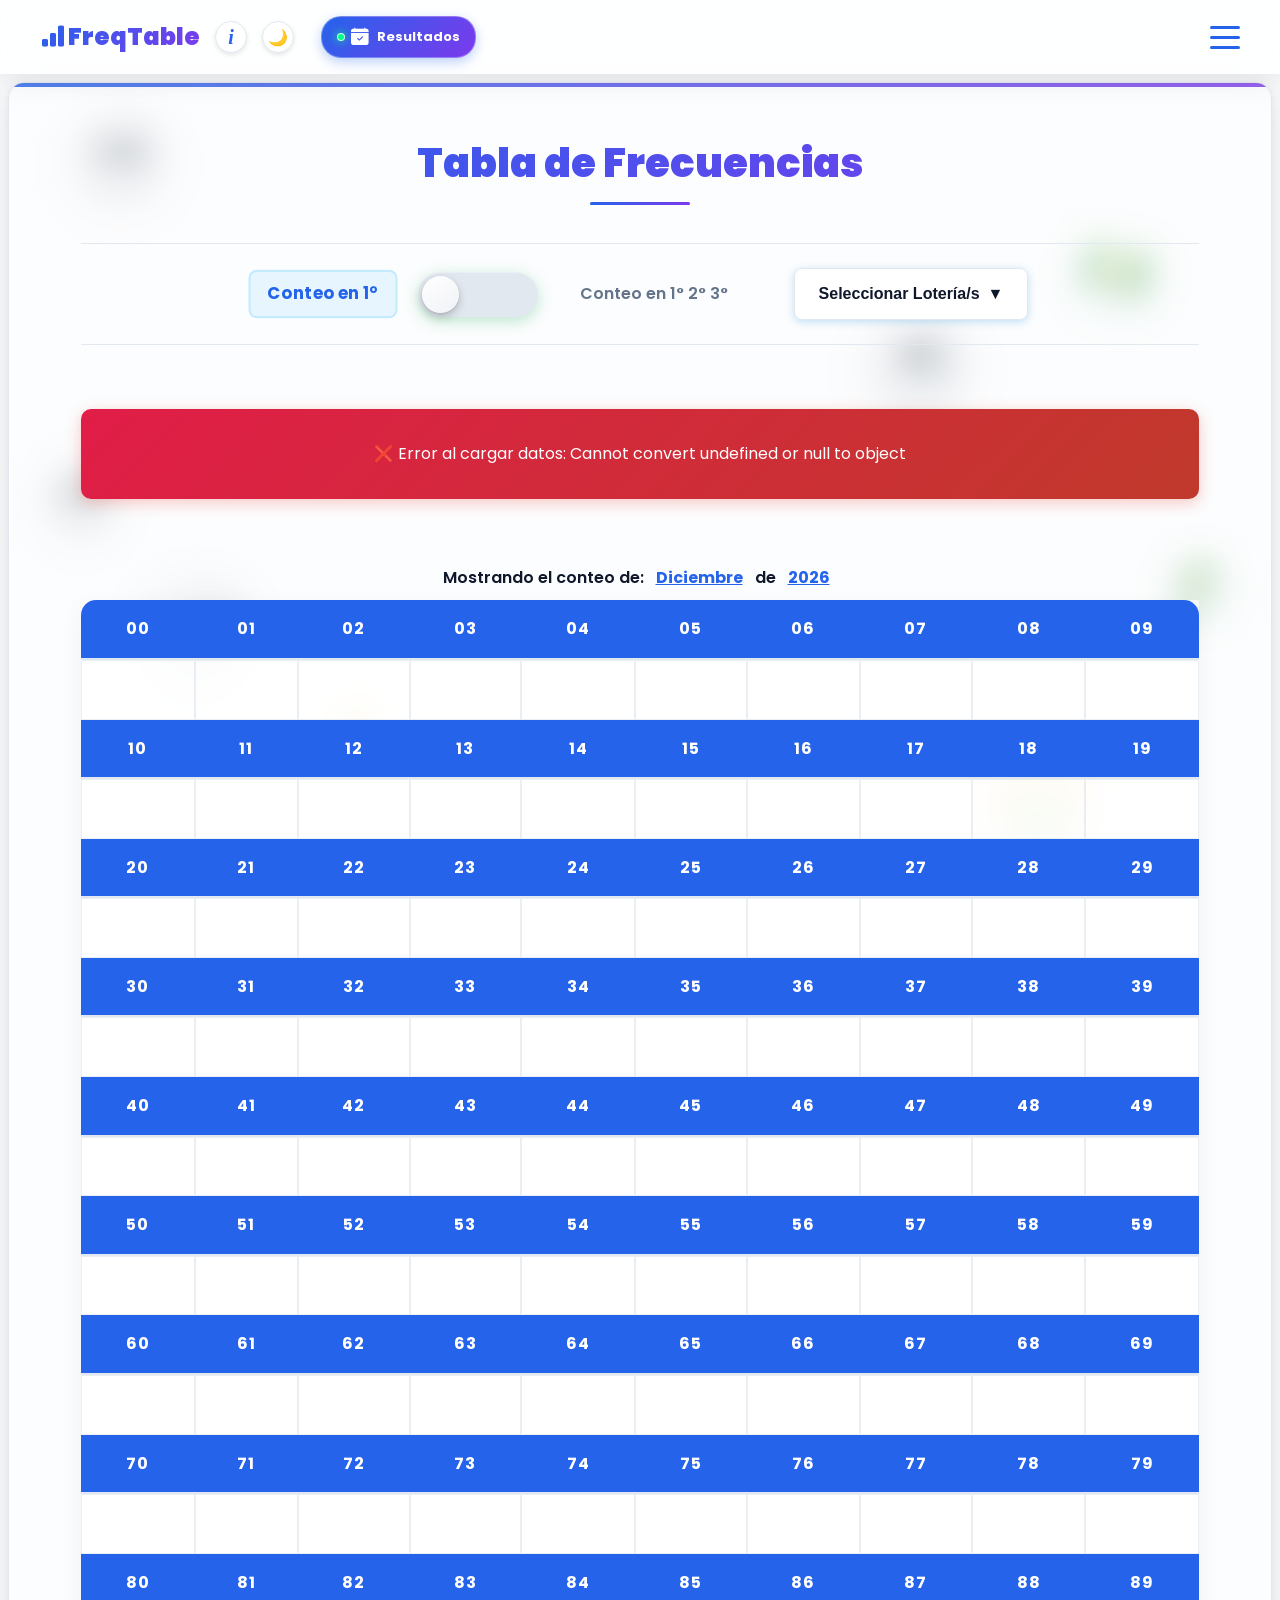
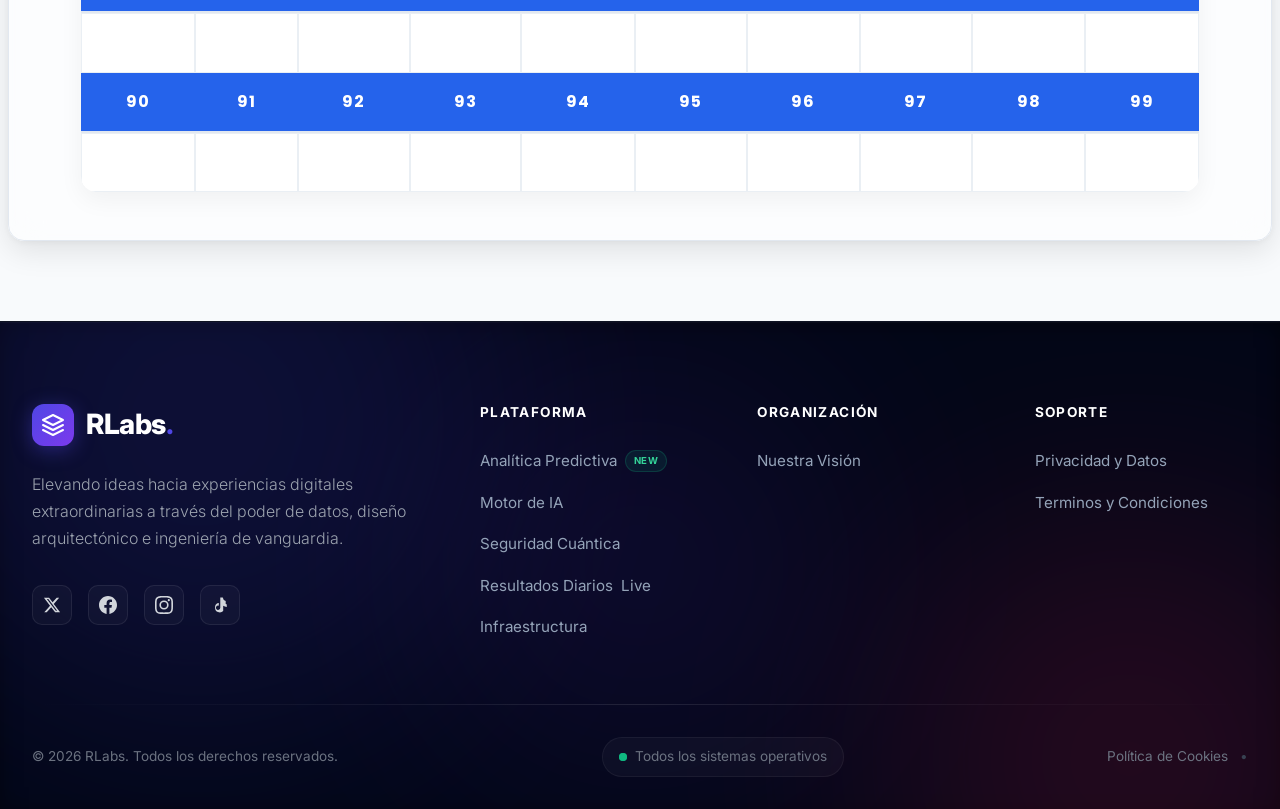
<file: index.html>
<!DOCTYPE html>
<html lang="es">

<head>
    <meta charset="UTF-8">
    <meta name="viewport" content="width=device-width, initial-scale=1.0">
    <title>Tabla De Frecuencias - Sistema Avanzado Optimizado</title>

    <!-- Google Fonts -->
    <link rel="preconnect" href="https://fonts.googleapis.com">
    <link rel="preconnect" href="https://fonts.gstatic.com" crossorigin>
    <link
        href="https://fonts.googleapis.com/css2?family=Poppins:wght@300;400;500;600;700;800&family=Inter:wght@300;400;500;600;700&display=swap"
        rel="stylesheet">
    
    <!-- Bootstrap Icons -->
    <link rel="stylesheet" href="https://cdn.jsdelivr.net/npm/bootstrap-icons@1.11.3/font/bootstrap-icons.min.css">

    <link rel="stylesheet" href="resultado/css/estilos.css?v=2.0">
    <link rel="stylesheet" href="resultado/css/theme-premium.css?v=2.0">
    <link rel="stylesheet" href="resultado/footer/rlabs-footer.css?v=2.0">
</head>

<body>
    <!-- FONDO ANIMADO SUTIL (Loterías RD) -->
    <div class="levitating-bg">
        <div class="floating-item ball ball-1">04</div>
        <div class="floating-item money money-1">💵</div>
        <div class="floating-item ball ball-2">21</div>
        <div class="floating-item char char-winner">🤑</div>
        <div class="floating-item ball ball-3">65</div>
        <div class="floating-item money money-2">💸</div>
        <div class="floating-item ball ball-4">99</div>
        <div class="floating-item money money-3">💰</div>
    </div>

    <!-- SECCIÓN PARA ANUNCIOS: Top Banner (Escalable para Ads) -->
    <!-- 
    <div class="ad-container top-ad">
        <span>[Espacio Publicitario / AdSense 728x90]</span>
    </div> 
    -->
    
    <header>
        <div class="header-container">
            <div class="logo-info-group">
                <a href="#" class="logo"><i class="bi bi-bar-chart-fill"></i> FreqTable</a>
                <button class="btn-info" id="btnInfo" aria-label="Mostrar información y ayuda"
                    title="Información y Ayuda">
                    <span class="info-icon">i</span>
                </button>
                <button class="btn-theme" id="themeToggle" aria-label="Cambiar tema oscuro/claro" title="Cambiar Tema">
                    🌙
                </button>
                <!-- BOTÓN ESTRATÉGICO DE RESULTADOS -->
                <a href="resultado/resultados.php" class="btn-direct-results" title="Ver Resultados RD">
                    <span class="indicator-live-header"></span>
                    <i class="bi bi-calendar-check-fill"></i>
                    <span class="btn-text">Resultados</span>
                </a>
            </div>
            <nav>
                <button class="nav-toggle" id="navToggle" aria-label="Abrir o cerrar menú de navegación"
                    aria-expanded="false" aria-controls="navMenu">
                    <span></span>
                    <span></span>
                    <span></span>
                </button>
                <ul class="nav-menu" id="navMenu">
                    <li><a href="#tabla">Tabla</a></li>
                    <li><a href="resultado/resultados.php" class="nav-results-highlight">Resultados RD <span class="badge live">Live</span></a></li>
                    <li><a href="resultado/calculadora.html">Calculadora</a></li>
                    <li><a href="#ayuda">Ayuda</a></li>
                    <li><a href="#acerca">Acerca</a></li>
                    <li class="date-filter-container" id="dateFilterContainer">
                        <select id="yearFilter">
                            <option value="">Seleccionar Año</option>
                        </select>
                        <select id="monthFilter">
                            <option value="">Seleccionar Mes</option>
                        </select>

                        <!-- NUEVO: Filtros de País y Horario con 3 posiciones -->
                        <div class="filter-switches-container">
                            <!-- Switch País: Dominicanas/Todas/Americanas -->
                            <div class="filter-switch-group">
                                <span class="filter-switch-title">Filtrar por País:</span>
                                <div class="three-way-switch" id="paisSwitch">
                                    <button class="switch-option active" data-value="dominicanas">
                                        <span class="emoji">🇩🇴</span>
                                        <span class="label">Dominicanas</span>
                                    </button>
                                    <button class="switch-option" data-value="todas">
                                        <span class="emoji">🌎</span>
                                        <span class="label">TODAS</span>
                                    </button>
                                    <button class="switch-option" data-value="americanas">
                                        <span class="emoji">✈️</span>
                                        <span class="label">Americanas</span>
                                    </button>
                                </div>
                            </div>

                            <!-- Switch Horario: Día/Todas/Noche -->
                            <div class="filter-switch-group">
                                <span class="filter-switch-title">Filtrar por Horario:</span>
                                <div class="three-way-switch" id="horarioSwitch">
                                    <button class="switch-option active" data-value="dia">
                                        <span class="emoji">☀️</span>
                                        <span class="label">DÍA</span>
                                    </button>
                                    <button class="switch-option" data-value="todas">
                                        <span class="emoji">⏰</span>
                                        <span class="label">TODAS</span>
                                    </button>
                                    <button class="switch-option" data-value="noche">
                                        <span class="emoji">🌙</span>
                                        <span class="label">NOCHE</span>
                                    </button>
                                </div>
                            </div>
                        </div>

                        <!-- NUEVO: Sección de Fecha Única -->
                        <span class="date-range-label">Ver Conteo Rápido:</span>
                        <input type="date" id="singleDate" aria-label="Fecha única" style="display: none;">

                        <!-- Botones para Fecha Única -->
                        <div style="display: flex; gap: 8px; width: 100%;">
                            <button class="btn-single-date" id="todayBtn" style="flex: 1;">Hoy</button>
                            <button class="btn-single-date" id="specificDayBtn" style="flex: 1;">Día Específico</button>
                        </div>

                        <!-- Separador visual -->
                        <span class="date-range-label"
                            style="margin-top: 10px; padding-top: 10px; border-top: 1px solid rgba(255,255,255,0.2);">
                            O ver rango de fechas:
                        </span>
                        <!-- Fin de la sección nueva -->

                        <input type="date" id="startDate" aria-label="Fecha de inicio">
                        <span class="date-range-label">Hasta:</span>
                        <input type="date" id="endDate" aria-label="Fecha de fin">
                        <button class="btn-clear" id="clearDateFilter">Limpiar Filtros</button>
                    </li>
                    <!-- Análisis con IA -->
                    <li
                        style="padding: 1rem; border-top: 2px solid rgba(255,255,255,0.3); margin-top: 1rem; list-style: none;">
                        <h4 style="color: #fff; margin-bottom: 0.5rem; font-size: 14px;">🤖 Análisis con IA</h4>
                        <button id="numerosCalientesBtn" class="btn-ia-analysis"
                            style="width: 100%; padding: 12px; background: linear-gradient(135deg, #e74c3c 0%, #c0392b 100%); color: white; border: none; border-radius: 8px; font-weight: 600; cursor: pointer; font-size: 15px;">
                            🔥 Números Calientes
                        </button>
                        <div id="iaResultado" style="margin-top: 1rem; display: none;"></div>
                    </li>
                </ul>
            </nav>
        </div>
        </div>
    </header>

    <main>
        <section class="main-container main-container-full" id="tabla">
            <h1 class="title">Tabla de Frecuencias</h1>

            <div class="controls-wrapper">
                <div class="switch-container">
                    <span class="switch-label" id="label1">Conteo en 1°</span>
                    <label class="switch">
                        <input type="checkbox" id="dataToggle">
                        <span class="slider"></span>
                    </label>
                    <span class="switch-label" id="label2">Conteo en 1° 2° 3°</span>
                    <div class="alias-selector-container">
                        <button class="alias-dropdown-btn" id="aliasDropdownBtn">
                            <span id="aliasSelectedText">Seleccionar Lotería/s</span>
                            <span class="dropdown-arrow">▼</span>
                        </button>
                        <div class="alias-dropdown-content" id="aliasDropdownContent">
                            <div class="alias-options" id="aliasOptions"></div>
                            <div class="alias-actions">
                                <button class="btn-clear" id="clearAliasBtn">Limpiar</button>
                                <button class="btn-apply" id="applyAliasBtn">Aplicar</button>
                            </div>
                        </div>
                    </div>
                </div>
            </div>

            <div id="loading" class="loading">🔄 Cargando datos...</div>
            <div id="error" class="error" style="display: none;"></div>
            <div id="filterStatus">
                <div id="filterStatusContent"></div>
            </div>
            <div class="table-container">
                <table id="tabla-numeros"></table>
            </div>
        </section>

        <aside id="estadisticas" class="info-modal" style="display: none;">
            <button class="info-modal-close" id="closeInfoModal" aria-label="Cerrar información" title="Cerrar">
                <span class="close-icon">✕</span>
            </button>

            <!-- Logo del modal -->
            <div
                style="text-align: center; margin-bottom: 1.5rem; padding-bottom: 1rem; border-bottom: 2px solid rgba(102, 126, 234, 0.2);">
                <div
                    style="display: inline-flex; align-items: center; gap: 12px; font-size: 28px; font-weight: 700; color: #667eea;">
                    <i class="bi bi-bar-chart-fill" style="font-size: 32px;"></i>
                    <span>FreqTable</span>
                    <div
                        style="display: inline-flex; align-items: center; justify-content: center; width: 32px; height: 32px; background: rgba(102, 126, 234, 0.15); border-radius: 50%; margin-left: 4px;">
                        <span
                            style="font-family: Georgia, 'Times New Roman', serif; font-size: 20px; font-weight: 700; font-style: italic; color: #667eea;">i</span>
                    </div>
                </div>
                <p style="margin: 0.5rem 0 0 0; font-size: 14px; color: #7f8c8d; font-weight: 500;">Tu herramienta de
                    análisis de lotería</p>
            </div>

            <h3>📊 ¿Qué hace FreqTable?</h3>
            <p>
                <strong>FreqTable</strong> es tu herramienta definitiva para analizar los números de la lotería.
                Te muestra cuántas veces ha salido cada número en tus loterías favoritas,
                para que juegues con datos reales, no a ciegas.
            </p>

            <hr style="border: none; border-top: 1px solid rgba(0,0,0,0.1); margin: 1.5rem 0;">

            <h3>🎯 Modos de Conteo</h3>
            <div style="background: rgba(52, 152, 219, 0.05); padding: 1rem; border-radius: 8px; margin-bottom: 1rem;">
                <p style="margin: 0;"><strong>🥇 Conteo en 1°</strong></p>
                <p style="margin: 0.5rem 0 0 0; font-size: 14px;">
                    Cuenta SOLO los números que salieron en primera.
                </p>
            </div>

            <div style="background: rgba(46, 204, 113, 0.05); padding: 1rem; border-radius: 8px;">
                <p style="margin: 0;"><strong>🎲 Conteo en 1° 2° 3°</strong></p>
                <p style="margin: 0.5rem 0 0 0; font-size: 14px;">
                    Cuenta TODOS los números sin importar si salieron en 1°, 2° o 3°.
                </p>
            </div>

            <hr style="border: none; border-top: 1px solid rgba(0,0,0,0.1); margin: 1.5rem 0;">

            <h3>🎛️ Filtros Disponibles</h3>

            <p><strong>📅 Por Fecha:</strong></p>
            <ul style="margin-left: 20px; margin-bottom: 15px; line-height: 1.8;">
                <li><strong>Hoy</strong> - Un clic y listo, tienes al instante los datos del día de hoy</li>
                <li><strong>Día Específico</strong> - Elige cualquier fecha del calendario</li>
                <li><strong>Mes/Año</strong> - Analiza períodos completos, año o mes, segun elijas</li>
                <li><strong>Rango Personalizado</strong> - De fecha <strong>A</strong> hasta fecha <strong>B</strong>
                </li>
            </ul>

            <p><strong>Por País:</strong></p>
            <ul style="margin-left: 20px; margin-bottom: 15px; line-height: 1.8;">
                <li><strong>🇩🇴 Dominicanas</strong> - Solo las loterías de RD</li>
                <li><strong>TODAS</strong> - Dominicanas y Americanas juntas</li>
                <li><strong>Americanas</strong> - Solo las loterías americanas</li>
            </ul>

            <p><strong>⏰ Por Horario:</strong></p>
            <ul style="margin-left: 20px; margin-bottom: 15px; line-height: 1.8;">
                <li><strong>Día</strong> - Solo las loterías del día y la tarde</li>
                <li><strong>TODAS</strong> - Todos las loterias, Día y Noche completo</li>
                <li><strong>Noche</strong> - Solo Loterías de la noche de la noche</li>
            </ul>

            <p><strong>🎰 Por Lotería:</strong></p>
            <ul style="margin-left: 20px; line-height: 1.8;">
                <li>Elige loterías específicas o márcalas todas</li>
            </ul>

            <hr style="border: none; border-top: 1px solid rgba(0,0,0,0.1); margin: 1.5rem 0;">

            <h3>🚀 Cómo Usar FreqTable (Paso a Paso)</h3>

            <div
                style="background: linear-gradient(135deg, rgba(52, 152, 219, 0.08), rgba(155, 89, 182, 0.08)); padding: 1.2rem; border-radius: 10px; border-left: 4px solid #3498db;">
                <p style="margin: 0 0 1rem 0;"><strong>Paso 1:</strong> Abre el menú (☰) arriba a la derecha</p>

                <p style="margin: 0 0 1rem 0;"><strong>Paso 2:</strong> Configura tus filtros:</p>
                <ul style="margin: 0 0 1rem 20px; line-height: 1.8;">
                    <li>Selecciona el país (Dominicanas/TODAS/Americanas)</li>
                    <li>Elige el horario (DÍA/TODAS/NOCHE)</li>
                    <li>Marca las loterías de las que quieres ver los números que han salido y los que no</li>
                    <li>Define la fecha o rango de tiempo</li>
                </ul>

                <p style="margin: 0 0 1rem 0;"><strong>Paso 3:</strong> Escoge el modo de conteo (1° o 1° 2° 3°)</p>

                <p style="margin: 0;"><strong>Paso 4:</strong> ¡Listo! La tabla se actualiza automáticamente con los
                    datos</p>
            </div>

            <hr style="border: none; border-top: 1px solid rgba(0,0,0,0.1); margin: 1.5rem 0;">

            <h3>💡 Tips de Uso</h3>
            <ul style="margin-left: 20px; line-height: 1.8;">
                <!--<li>🔥 <strong>Números calientes:</strong> Los que aparecen más veces en la tabla</li>-->
                <!--<li>❄️ <strong>Números fríos:</strong> Los que no aparecen o tienen poco conteo</li>-->
                <li>📊 <strong>Combina filtros:</strong> Ej: "Dominicanas + Noche + Octubre" para análisis específicos
                </li>
                <li>⚡ <strong>Vista rápida:</strong> Botón "Hoy" para ver los números del día de hoy al instante</li>
                <li>💾 <strong>Se guarda todo:</strong> Tus preferencias se mantienen aunque cierres la página</li>
            </ul>

            <hr style="border: none; border-top: 1px solid rgba(0,0,0,0.1); margin: 1.5rem 0;">

            <h3>🎲 Ejemplo Práctico</h3>
            <div style="background: rgba(241, 196, 15, 0.1); padding: 1rem; border-radius: 8px; font-size: 14px;">
                <p style="margin: 0 0 0.5rem 0;"><strong>Quieres saber:</strong></p>
                <p style="margin: 0 0 1rem 0; font-style: italic;">
                    "¿Cuáles números salieron más en la noche en las loterias dominicanas durante octubre?"
                </p>

                <p style="margin: 0 0 0.5rem 0;"><strong>Configura así:</strong></p>
                <ol style="margin: 0 0 0 20px; line-height: 1.8;">
                    <li>País: <strong>Dominicanas</strong></li>
                    <li>Horario: <strong>Noche</strong></li>
                    <!--<li>Lotería: <strong>La Primera Noche</strong> ✓</li>-->
                    <li>Fecha: <strong>Año 2024 → Octubre</strong></li>
                    <li>Modo: <strong>Conteo en 1°</strong> (si juegas fijo) o <strong>1° 2° 3°</strong> (si juegas
                        pale/tripleta)</li>
                </ol>

                <p style="margin: 1rem 0 0 0;"><strong>¡Ta'listo!</strong> 🎯 La tabla te muestra los números más
                    repetidos en la noche durante octubre de 2024.</p>
            </div>

            <hr style="border: none; border-top: 1px solid rgba(0,0,0,0.1); margin: 1.5rem 0;">

            <h3>⚠️ Nota Importante</h3>
            <p style="font-size: 14px; color: #7f8c8d; line-height: 1.6;">
                <strong>FreqTable</strong> es una herramienta de análisis de los números que han salido y los que no.
                Los datos históricos NO garantizan resultados futuros.
                Juega responsablemente y dentro de tus posibilidades.
                <!--La lotería es un juego de azar. 🎰-->
            </p>

            <hr style="border: none; border-top: 1px solid rgba(0,0,0,0.1); margin: 1.5rem 0;">

            <div
                style="text-align: center; padding: 1rem; background: linear-gradient(135deg, rgba(52, 152, 219, 0.1), rgba(155, 89, 182, 0.1)); border-radius: 10px;">
                <p style="margin: 0; font-size: 16px; font-weight: 600; color: #2c3e50;">
                    ¿Listo pa' jugar con estadísticas de verdad? 🚀
                </p>
                <p style="margin: 0.5rem 0 0 0; font-size: 14px; color: #7f8c8d;">
                    ¡Dale pal' menú y configura tus filtros!
                </p>
            </div>
        </aside>
    </main>

    <!-- Overlay oscuro para el modal -->
    <div class="info-modal-overlay" id="infoModalOverlay"></div>

    <!-- footer Footer -->
    <div id="rlabs-footer-container"></div>

    <script src="resultado/js/script.js" defer></script>
    <script src="resultado/footer/rlabs-footer.js" defer></script>
    <script>
        // Cargar footer dinámicamente asegurando versión reciente sin caché
        fetch('resultado/footer/rlabs-footer.html?v=' + new Date().getTime())
            .then(response => response.text())
            .then(html => {
                document.getElementById('rlabs-footer-container').innerHTML = html;
                if (typeof updateRLabsYear === 'function') {
                    updateRLabsYear();
                }
            });
    </script>
</body>

</html>
</file>
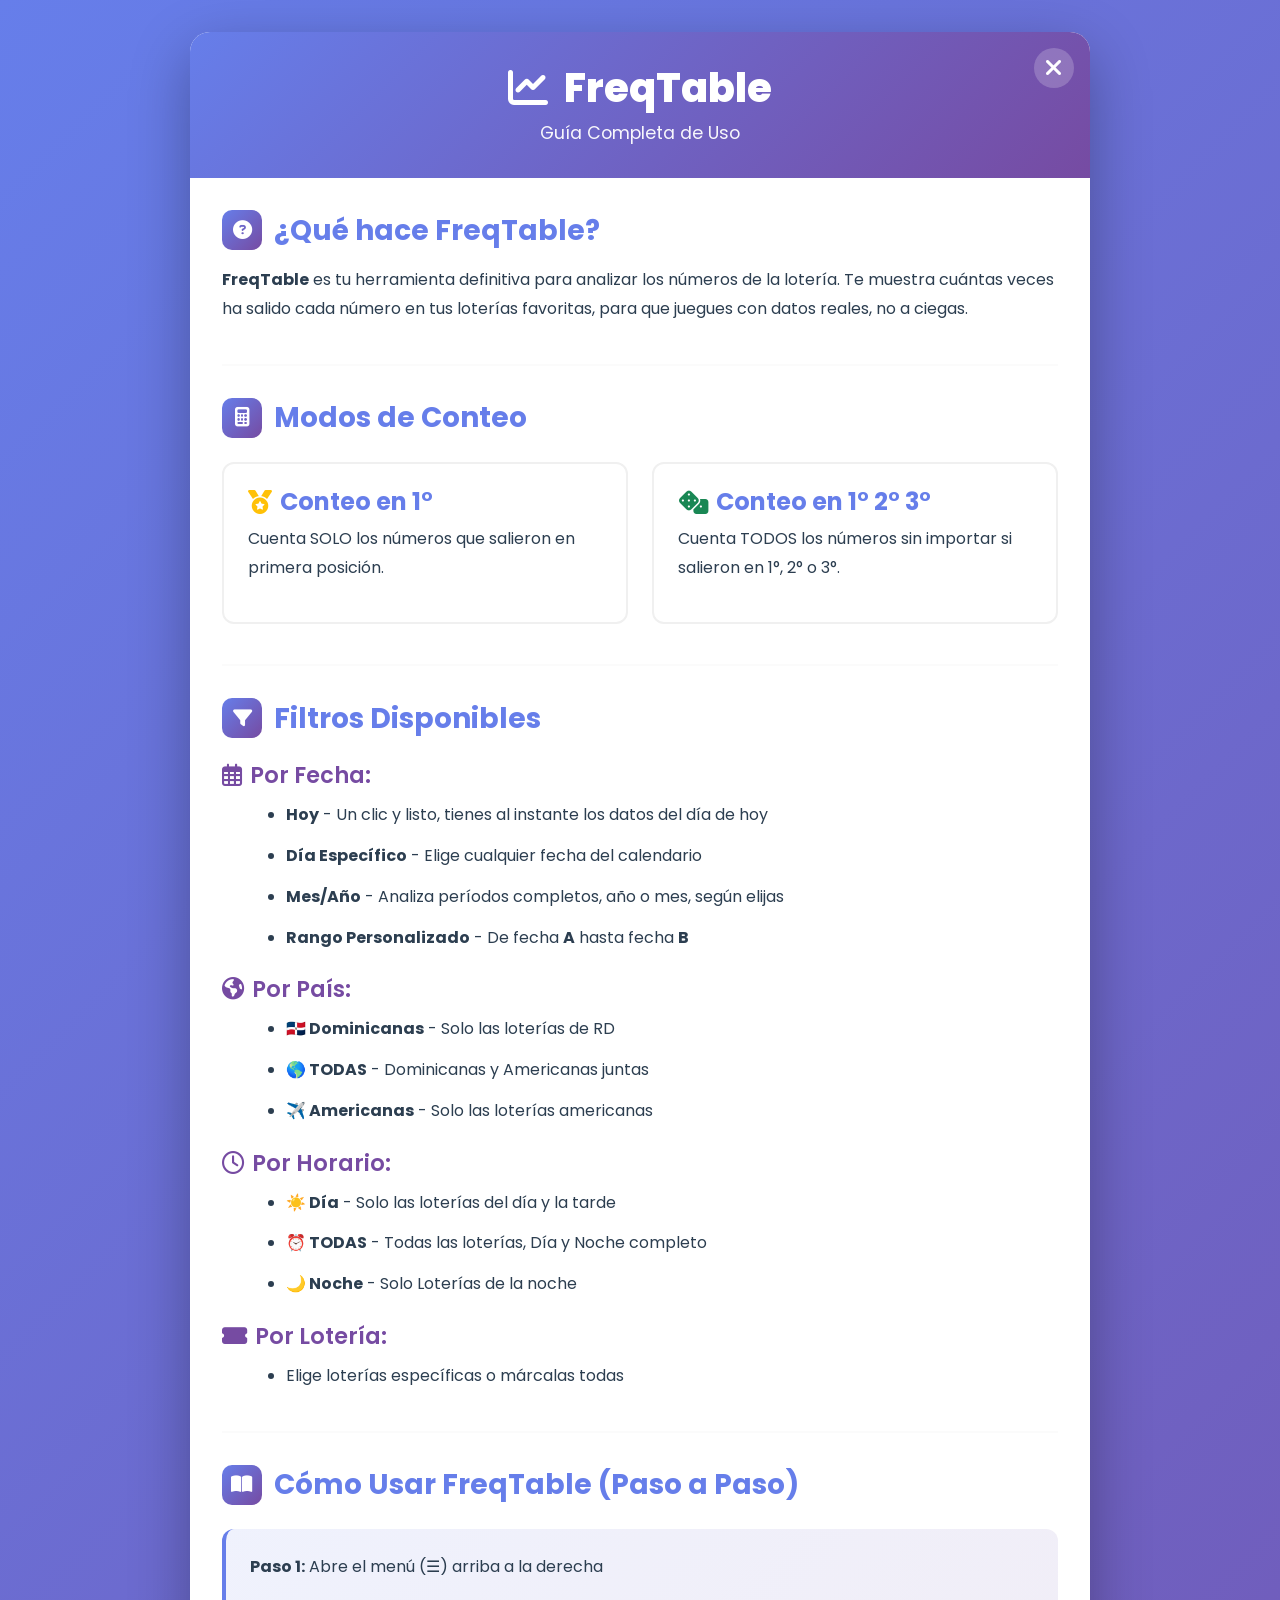
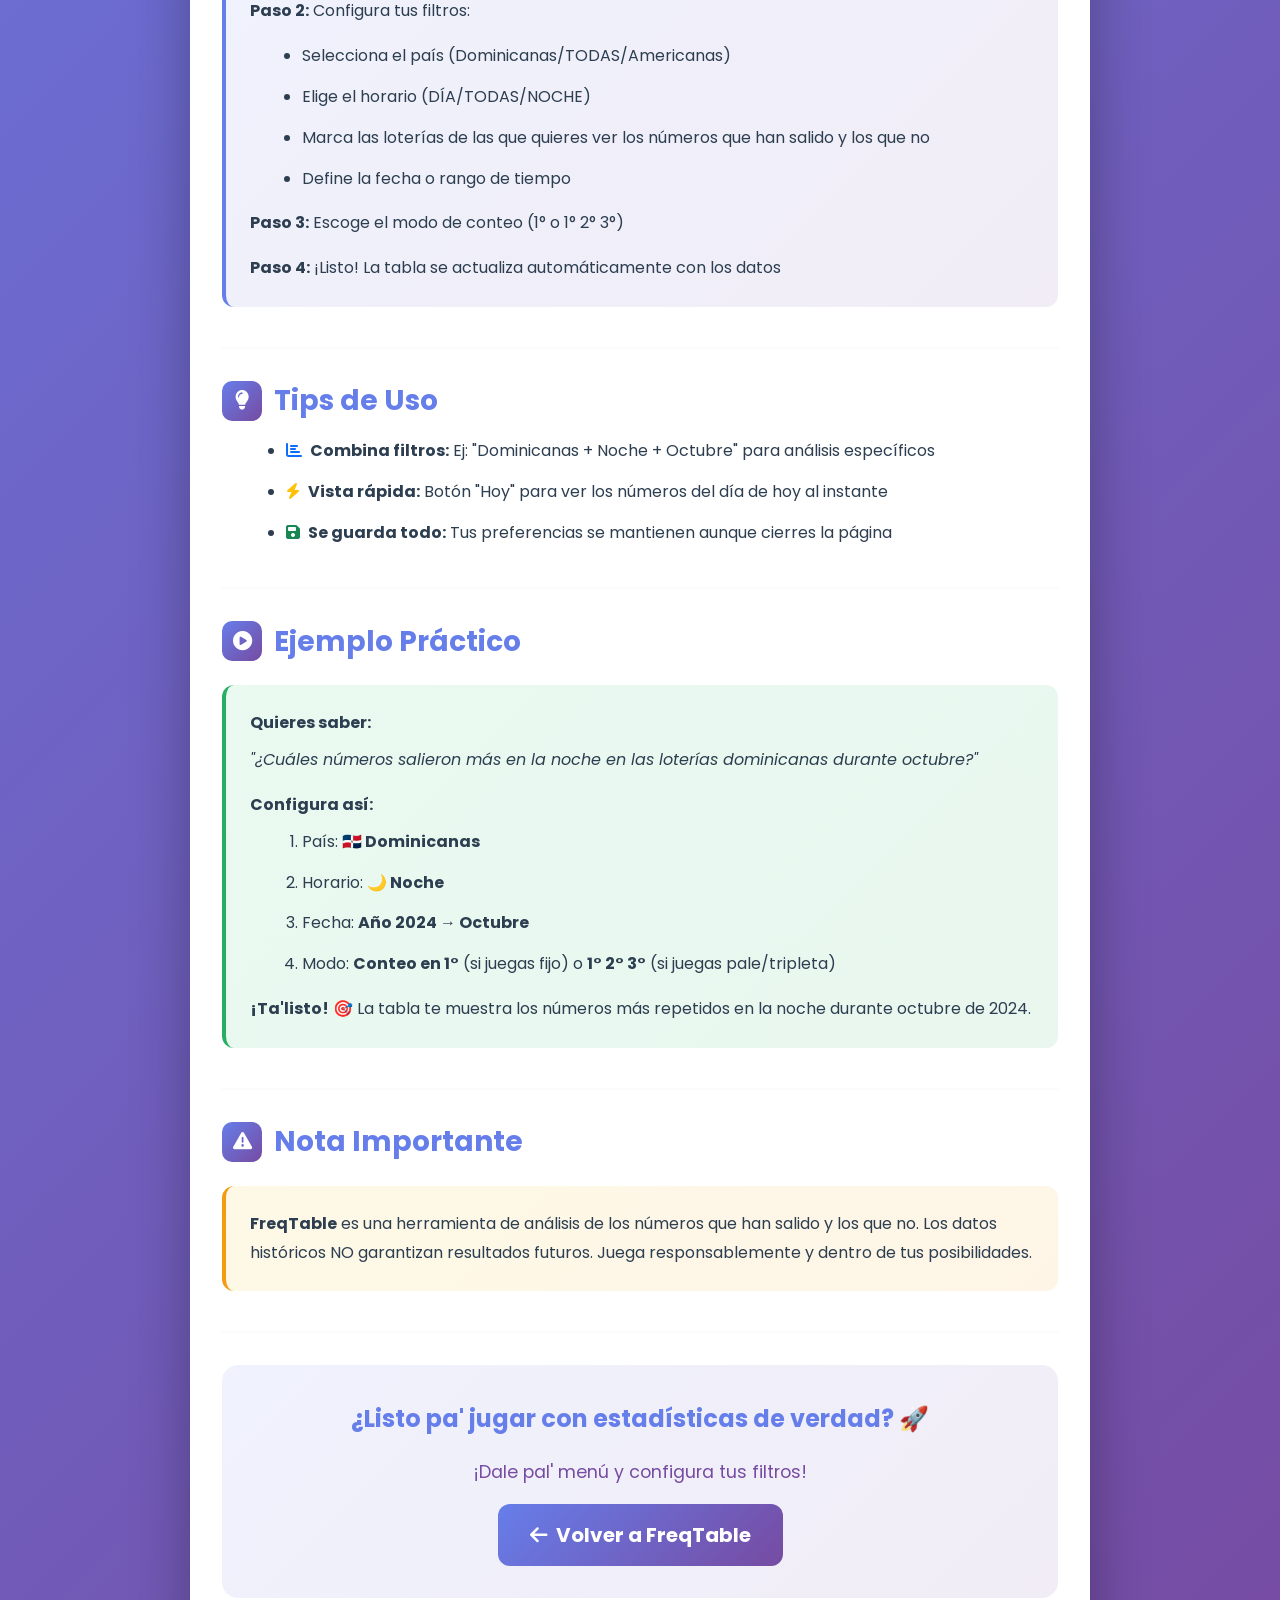
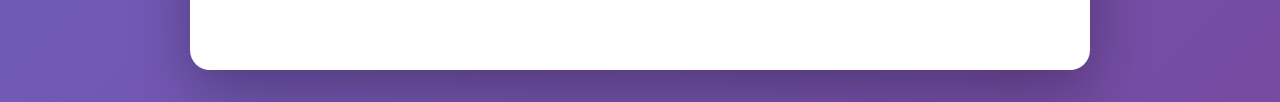
<file: ayuda.html>
<!DOCTYPE html>
<html lang="es">
<head>
    <meta charset="UTF-8">
    <meta name="viewport" content="width=device-width, initial-scale=1.0">
    <title>Ayuda - FreqTable</title>
    
    <!-- Bootstrap 5 CSS -->
    <link href="https://cdn.jsdelivr.net/npm/bootstrap@5.3.2/dist/css/bootstrap.min.css" rel="stylesheet">
    
    <!-- Google Fonts -->
    <link rel="preconnect" href="https://fonts.googleapis.com">
    <link rel="preconnect" href="https://fonts.gstatic.com" crossorigin>
    <link href="https://fonts.googleapis.com/css2?family=Poppins:wght@300;400;500;600;700;800&display=swap" rel="stylesheet">
    
    <!-- Font Awesome -->
    <link rel="stylesheet" href="https://cdnjs.cloudflare.com/ajax/libs/font-awesome/6.5.1/css/all.min.css">
    
    <style>
        * {
            margin: 0;
            padding: 0;
            box-sizing: border-box;
        }
        
        body {
            font-family: 'Poppins', sans-serif;
            background: linear-gradient(135deg, #667eea 0%, #764ba2 100%);
            min-height: 100vh;
            padding: 2rem 0;
        }
        
        .help-container {
            max-width: 900px;
            margin: 0 auto;
            background: white;
            border-radius: 20px;
            box-shadow: 0 20px 60px rgba(0, 0, 0, 0.3);
            overflow: hidden;
        }
        
        .help-header {
            background: linear-gradient(135deg, #667eea 0%, #764ba2 100%);
            color: white;
            padding: 2rem;
            text-align: center;
            position: relative;
        }
        
        .help-header h1 {
            font-size: 2.5rem;
            font-weight: 800;
            margin-bottom: 0.5rem;
        }
        
        .help-header p {
            font-size: 1.1rem;
            opacity: 0.95;
            margin: 0;
        }
        
        .close-btn {
            position: absolute;
            top: 1rem;
            right: 1rem;
            background: rgba(255, 255, 255, 0.2);
            border: none;
            color: white;
            width: 40px;
            height: 40px;
            border-radius: 50%;
            cursor: pointer;
            display: flex;
            align-items: center;
            justify-content: center;
            transition: all 0.3s ease;
            font-size: 1.5rem;
        }
        
        .close-btn:hover {
            background: rgba(255, 255, 255, 0.3);
            transform: scale(1.1);
        }
        
        .help-content {
            padding: 2rem;
        }
        
        .help-section {
            margin-bottom: 2.5rem;
            animation: fadeInUp 0.6s ease;
        }
        
        @keyframes fadeInUp {
            from {
                opacity: 0;
                transform: translateY(20px);
            }
            to {
                opacity: 1;
                transform: translateY(0);
            }
        }
        
        .help-section h2 {
            color: #667eea;
            font-size: 1.75rem;
            font-weight: 700;
            margin-bottom: 1rem;
            display: flex;
            align-items: center;
            gap: 0.75rem;
        }
        
        .help-section h3 {
            color: #764ba2;
            font-size: 1.4rem;
            font-weight: 600;
            margin-top: 1.5rem;
            margin-bottom: 0.75rem;
        }
        
        .help-section p {
            font-size: 1rem;
            line-height: 1.8;
            color: #2c3e50;
            margin-bottom: 1rem;
        }
        
        .help-section ul, .help-section ol {
            margin-left: 2rem;
            margin-bottom: 1rem;
        }
        
        .help-section li {
            margin-bottom: 0.75rem;
            line-height: 1.8;
            color: #2c3e50;
        }
        
        .info-box {
            background: linear-gradient(135deg, rgba(102, 126, 234, 0.1) 0%, rgba(118, 75, 162, 0.1) 100%);
            padding: 1.5rem;
            border-radius: 12px;
            border-left: 4px solid #667eea;
            margin: 1.5rem 0;
        }
        
        .warning-box {
            background: linear-gradient(135deg, rgba(241, 196, 15, 0.1) 0%, rgba(243, 156, 18, 0.1) 100%);
            padding: 1.5rem;
            border-radius: 12px;
            border-left: 4px solid #f39c12;
            margin: 1.5rem 0;
        }
        
        .example-box {
            background: linear-gradient(135deg, rgba(46, 204, 113, 0.1) 0%, rgba(39, 174, 96, 0.1) 100%);
            padding: 1.5rem;
            border-radius: 12px;
            border-left: 4px solid #27ae60;
            margin: 1.5rem 0;
        }
        
        .icon-badge {
            display: inline-flex;
            align-items: center;
            justify-content: center;
            width: 40px;
            height: 40px;
            background: linear-gradient(135deg, #667eea 0%, #764ba2 100%);
            color: white;
            border-radius: 10px;
            font-size: 1.2rem;
        }
        
        .feature-grid {
            display: grid;
            grid-template-columns: repeat(auto-fit, minmax(250px, 1fr));
            gap: 1.5rem;
            margin: 1.5rem 0;
        }
        
        .feature-card {
            background: white;
            padding: 1.5rem;
            border-radius: 12px;
            border: 2px solid #f0f0f0;
            transition: all 0.3s ease;
        }
        
        .feature-card:hover {
            border-color: #667eea;
            transform: translateY(-5px);
            box-shadow: 0 10px 30px rgba(102, 126, 234, 0.2);
        }
        
        .feature-card h4 {
            color: #667eea;
            font-weight: 700;
            margin-bottom: 0.5rem;
            display: flex;
            align-items: center;
            gap: 0.5rem;
        }
        
        hr {
            border: none;
            border-top: 2px solid #f0f0f0;
            margin: 2rem 0;
        }
        
        @media (max-width: 768px) {
            body {
                padding: 1rem;
            }
            
            .help-header h1 {
                font-size: 2rem;
            }
            
            .help-content {
                padding: 1.5rem;
            }
            
            .help-section h2 {
                font-size: 1.5rem;
            }
            
            .help-section h3 {
                font-size: 1.25rem;
            }
            
            .feature-grid {
                grid-template-columns: 1fr;
            }
        }
    </style>
</head>
<body>
    <div class="help-container">
        <div class="help-header">
            <button class="close-btn" onclick="window.close()">
                <i class="fas fa-times"></i>
            </button>
            <h1><i class="fas fa-chart-line me-3"></i>FreqTable</h1>
            <p>Guía Completa de Uso</p>
        </div>
        
        <div class="help-content">
            
            <!-- ¿Qué hace FreqTable? -->
            <div class="help-section">
                <h2>
                    <span class="icon-badge">
                        <i class="fas fa-question-circle"></i>
                    </span>
                    ¿Qué hace FreqTable?
                </h2>
                <p>
                    <strong>FreqTable</strong> es tu herramienta definitiva para analizar los números de la lotería. 
                    Te muestra cuántas veces ha salido cada número en tus loterías favoritas, 
                    para que juegues con datos reales, no a ciegas.
                </p>
            </div>

            <hr>

            <!-- Modos de Conteo -->
            <div class="help-section">
                <h2>
                    <span class="icon-badge">
                        <i class="fas fa-calculator"></i>
                    </span>
                    Modos de Conteo
                </h2>
                
                <div class="feature-grid">
                    <div class="feature-card">
                        <h4><i class="fas fa-medal text-warning"></i> Conteo en 1°</h4>
                        <p>Cuenta SOLO los números que salieron en primera posición.</p>
                    </div>
                    
                    <div class="feature-card">
                        <h4><i class="fas fa-dice text-success"></i> Conteo en 1° 2° 3°</h4>
                        <p>Cuenta TODOS los números sin importar si salieron en 1°, 2° o 3°.</p>
                    </div>
                </div>
            </div>

            <hr>

            <!-- Filtros Disponibles -->
            <div class="help-section">
                <h2>
                    <span class="icon-badge">
                        <i class="fas fa-filter"></i>
                    </span>
                    Filtros Disponibles
                </h2>
                
                <h3><i class="far fa-calendar-alt me-2"></i>Por Fecha:</h3>
                <ul>
                    <li><strong>Hoy</strong> - Un clic y listo, tienes al instante los datos del día de hoy</li>
                    <li><strong>Día Específico</strong> - Elige cualquier fecha del calendario</li>
                    <li><strong>Mes/Año</strong> - Analiza períodos completos, año o mes, según elijas</li>
                    <li><strong>Rango Personalizado</strong> - De fecha <strong>A</strong> hasta fecha <strong>B</strong></li>
                </ul>

                <h3><i class="fas fa-globe-americas me-2"></i>Por País:</h3>
                <ul>
                    <li><strong>🇩🇴 Dominicanas</strong> - Solo las loterías de RD</li>
                    <li><strong>🌎 TODAS</strong> - Dominicanas y Americanas juntas</li>
                    <li><strong>✈️ Americanas</strong> - Solo las loterías americanas</li>
                </ul>

                <h3><i class="far fa-clock me-2"></i>Por Horario:</h3>
                <ul>
                    <li><strong>☀️ Día</strong> - Solo las loterías del día y la tarde</li>
                    <li><strong>⏰ TODAS</strong> - Todas las loterías, Día y Noche completo</li>
                    <li><strong>🌙 Noche</strong> - Solo Loterías de la noche</li>
                </ul>

                <h3><i class="fas fa-ticket-alt me-2"></i>Por Lotería:</h3>
                <ul>
                    <li>Elige loterías específicas o márcalas todas</li>
                </ul>
            </div>

            <hr>

            <!-- Cómo Usar FreqTable -->
            <div class="help-section">
                <h2>
                    <span class="icon-badge">
                        <i class="fas fa-book-open"></i>
                    </span>
                    Cómo Usar FreqTable (Paso a Paso)
                </h2>
                
                <div class="info-box">
                    <p style="margin: 0 0 1rem 0;"><strong>Paso 1:</strong> Abre el menú (☰) arriba a la derecha</p>
                    
                    <p style="margin: 0 0 1rem 0;"><strong>Paso 2:</strong> Configura tus filtros:</p>
                    <ul style="margin: 0 0 1rem 20px;">
                        <li>Selecciona el país (Dominicanas/TODAS/Americanas)</li>
                        <li>Elige el horario (DÍA/TODAS/NOCHE)</li>
                        <li>Marca las loterías de las que quieres ver los números que han salido y los que no</li>
                        <li>Define la fecha o rango de tiempo</li>
                    </ul>

                    <p style="margin: 0 0 1rem 0;"><strong>Paso 3:</strong> Escoge el modo de conteo (1° o 1° 2° 3°)</p>
                    
                    <p style="margin: 0;"><strong>Paso 4:</strong> ¡Listo! La tabla se actualiza automáticamente con los datos</p>
                </div>
            </div>

            <hr>

            <!-- Tips de Uso -->
            <div class="help-section">
                <h2>
                    <span class="icon-badge">
                        <i class="fas fa-lightbulb"></i>
                    </span>
                    Tips de Uso
                </h2>
                
                <ul>
                    <li><i class="fas fa-chart-bar text-primary me-2"></i><strong>Combina filtros:</strong> Ej: "Dominicanas + Noche + Octubre" para análisis específicos</li>
                    <li><i class="fas fa-bolt text-warning me-2"></i><strong>Vista rápida:</strong> Botón "Hoy" para ver los números del día de hoy al instante</li>
                    <li><i class="fas fa-save text-success me-2"></i><strong>Se guarda todo:</strong> Tus preferencias se mantienen aunque cierres la página</li>
                </ul>
            </div>

            <hr>

            <!-- Ejemplo Práctico -->
            <div class="help-section">
                <h2>
                    <span class="icon-badge">
                        <i class="fas fa-play-circle"></i>
                    </span>
                    Ejemplo Práctico
                </h2>
                
                <div class="example-box">
                    <p style="margin: 0 0 0.5rem 0;"><strong>Quieres saber:</strong></p>
                    <p style="margin: 0 0 1rem 0; font-style: italic;">
                        "¿Cuáles números salieron más en la noche en las loterías dominicanas durante octubre?"
                    </p>
                    
                    <p style="margin: 0 0 0.5rem 0;"><strong>Configura así:</strong></p>
                    <ol style="margin: 0 0 0 20px;">
                        <li>País: <strong>🇩🇴 Dominicanas</strong></li>
                        <li>Horario: <strong>🌙 Noche</strong></li>
                        <li>Fecha: <strong>Año 2024 → Octubre</strong></li>
                        <li>Modo: <strong>Conteo en 1°</strong> (si juegas fijo) o <strong>1° 2° 3°</strong> (si juegas pale/tripleta)</li>
                    </ol>
                    
                    <p style="margin: 1rem 0 0 0;"><strong>¡Ta'listo!</strong> 🎯 La tabla te muestra los números más repetidos en la noche durante octubre de 2024.</p>
                </div>
            </div>

            <hr>

            <!-- Nota Importante -->
            <div class="help-section">
                <h2>
                    <span class="icon-badge">
                        <i class="fas fa-exclamation-triangle"></i>
                    </span>
                    Nota Importante
                </h2>
                
                <div class="warning-box">
                    <p style="margin: 0;">
                        <strong>FreqTable</strong> es una herramienta de análisis de los números que han salido y los que no. 
                        Los datos históricos NO garantizan resultados futuros. 
                        Juega responsablemente y dentro de tus posibilidades.
                    </p>
                </div>
            </div>

            <hr>

            <!-- Llamado a la Acción -->
            <div class="help-section">
                <div style="text-align: center; padding: 2rem; background: linear-gradient(135deg, rgba(102, 126, 234, 0.1) 0%, rgba(118, 75, 162, 0.1) 100%); border-radius: 16px;">
                    <p style="margin: 0; font-size: 1.5rem; font-weight: 700; color: #667eea;">
                        ¿Listo pa' jugar con estadísticas de verdad? 🚀
                    </p>
                    <p style="margin: 1rem 0 0 0; font-size: 1.1rem; color: #764ba2;">
                        ¡Dale pal' menú y configura tus filtros!
                    </p>
                    <button onclick="window.close()" class="btn btn-lg mt-3" style="background: linear-gradient(135deg, #667eea 0%, #764ba2 100%); color: white; border: none; padding: 1rem 2rem; border-radius: 12px; font-weight: 700;">
                        <i class="fas fa-arrow-left me-2"></i>Volver a FreqTable
                    </button>
                </div>
            </div>
            
        </div>
    </div>

    <!-- Bootstrap 5 JS -->
    <script src="https://cdn.jsdelivr.net/npm/bootstrap@5.3.2/dist/js/bootstrap.bundle.min.js"></script>
</body>
</html>
</file>
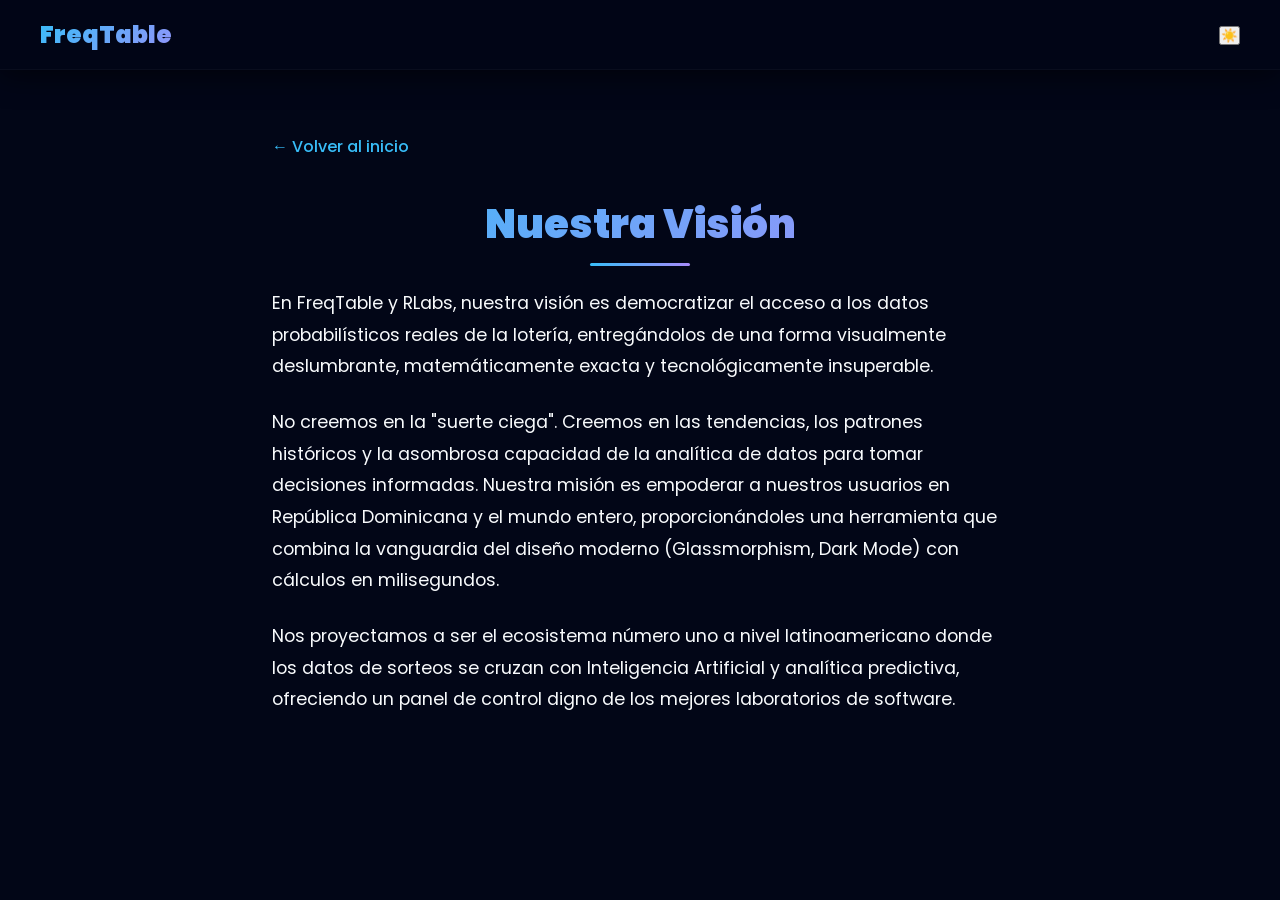
<file: resultado/pages/nuestra-vision.html>
<!DOCTYPE html>
<html lang="es">

<head>
    <meta charset="UTF-8">
    <meta name="viewport" content="width=device-width, initial-scale=1.0">
    <title>Nuestra Visión - FreqTable</title>
    <!-- Google Fonts -->
    <link rel="preconnect" href="https://fonts.googleapis.com">
    <link rel="preconnect" href="https://fonts.gstatic.com" crossorigin>
    <link href="https://fonts.googleapis.com/css2?family=Poppins:wght@300;400;500;600;700;800&family=Inter:wght@300;400;500;600;700&display=swap" rel="stylesheet">
    <!-- Bootstrap Icons -->
    <link rel="stylesheet" href="https://cdn.jsdelivr.net/npm/bootstrap-icons@1.11.3/font/bootstrap-icons.min.css">
    <link rel="stylesheet" href="../css/estilos.css?v=1">
    <link rel="stylesheet" href="../css/theme-premium.css?v=1">
    <style>
        .page-content {
            padding: 4rem 2rem;
            max-width: 800px;
            margin: 0 auto;
            color: var(--text-dark);
            min-height: 60vh;
        }
        .page-title {
            font-size: 2.5rem;
            margin-bottom: 2rem;
            text-align: center;
        }
        .back-btn {
            display: inline-flex;
            align-items: center;
            gap: 10px;
            text-decoration: none;
            color: var(--primary-color);
            margin-bottom: 2rem;
            font-weight: 500;
        }
        .back-btn:hover {
            color: var(--secondary-color);
        }
        p { margin-bottom: 1.5rem; line-height: 1.8; font-size: 1.1rem; }
    </style>
</head>

<body data-theme="dark">
    <!-- Header simple -->
    <header>
        <div class="header-container">
            <a href="../../index.html" class="logo-info-group" style="text-decoration: none;">
                <h1 class="logo">FreqTable <span style="font-size: 0.5em; opacity: 0.7;">BETA</span></h1>
            </a>
            <div class="theme-switch-wrapper">
                <button id="themeToggle" class="theme-toggle-btn" aria-label="Cambiar tema">🌙</button>
            </div>
        </div>
    </header>

    <main class="page-content">
        <a href="../../index.html" class="back-btn">← Volver al inicio</a>
        <h1 class="page-title title">Nuestra Visión</h1>
        
        <p>En FreqTable y RLabs, nuestra visión es democratizar el acceso a los datos probabilísticos reales de la lotería, entregándolos de una forma visualmente deslumbrante, matemáticamente exacta y tecnológicamente insuperable.</p>
        
        <p>No creemos en la "suerte ciega". Creemos en las tendencias, los patrones históricos y la asombrosa capacidad de la analítica de datos para tomar decisiones informadas. Nuestra misión es empoderar a nuestros usuarios en República Dominicana y el mundo entero, proporcionándoles una herramienta que combina la vanguardia del diseño moderno (Glassmorphism, Dark Mode) con cálculos en milisegundos.</p>
        
        <p>Nos proyectamos a ser el ecosistema número uno a nivel latinoamericano donde los datos de sorteos se cruzan con Inteligencia Artificial y analítica predictiva, ofreciendo un panel de control digno de los mejores laboratorios de software.</p>
    </main>

    <!-- Script simplificado para theme oscuro -->
    <script>
        const themeBtn = document.getElementById('themeToggle');
        const theme = localStorage.getItem('theme') || 'dark';
        document.body.setAttribute('data-theme', theme);
        themeBtn.textContent = theme === 'dark' ? '☀️' : '🌙';
        themeBtn.addEventListener('click', () => {
            const isDark = document.body.getAttribute('data-theme') === 'dark';
            const newTheme = isDark ? 'light' : 'dark';
            document.body.setAttribute('data-theme', newTheme);
            themeBtn.textContent = newTheme === 'dark' ? '☀️' : '🌙';
            localStorage.setItem('theme', newTheme);
        });
    </script>
</body>
</html>
</file>
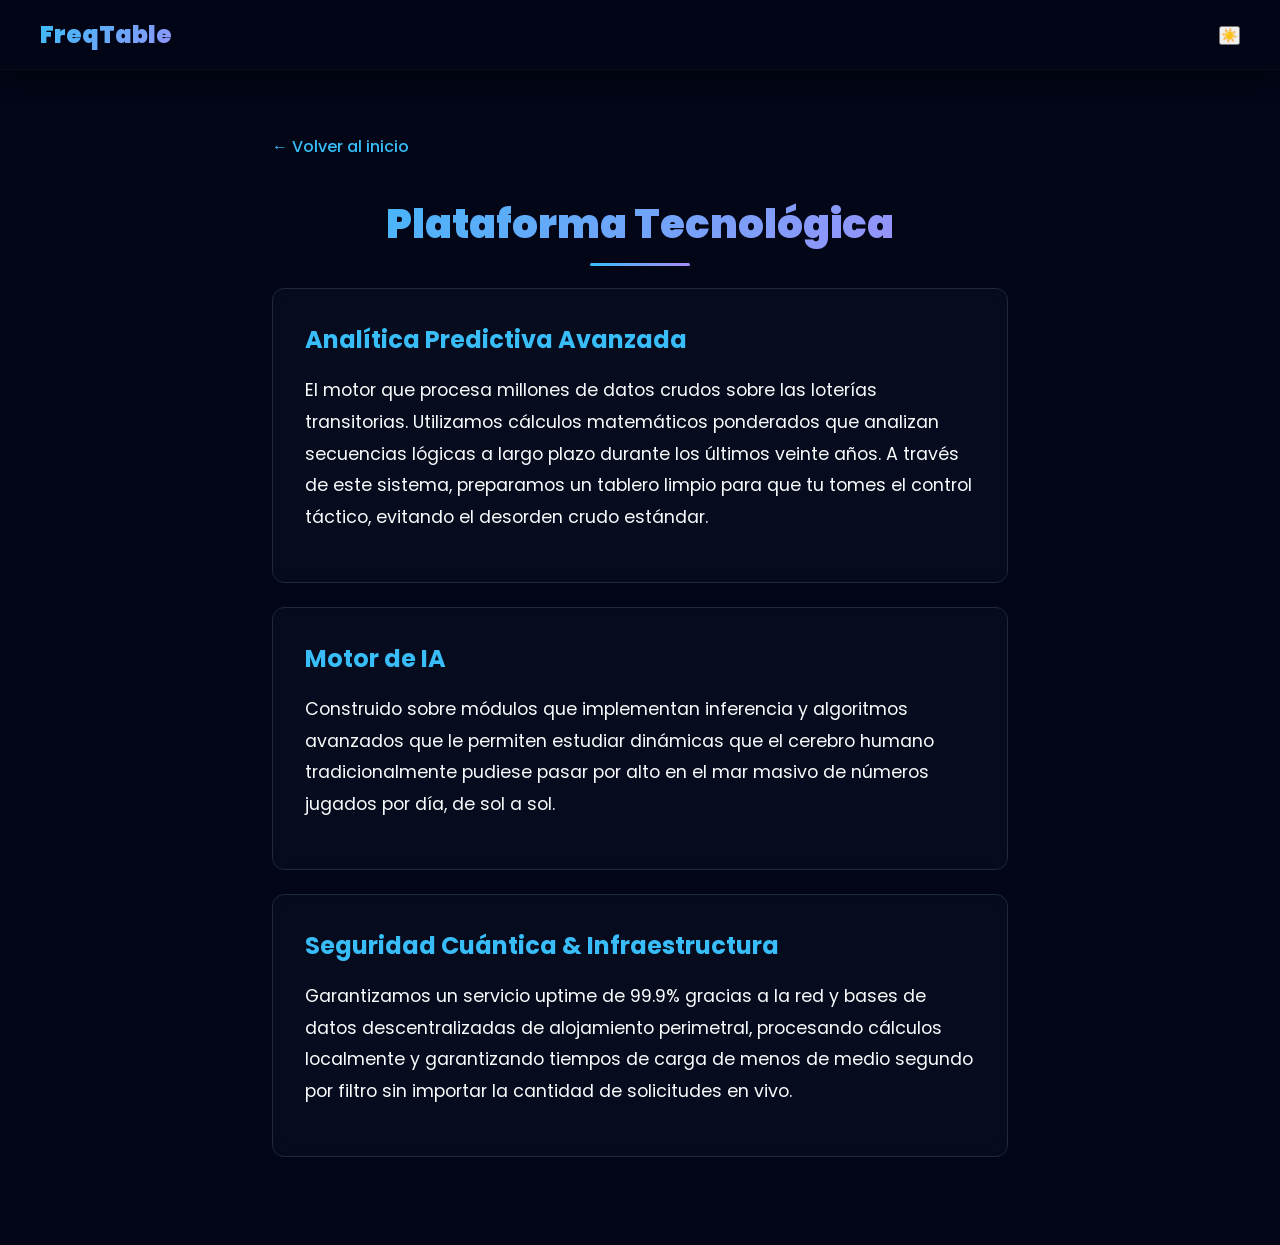
<file: resultado/pages/plataforma.html>
<!DOCTYPE html>
<html lang="es">

<head>
    <meta charset="UTF-8">
    <meta name="viewport" content="width=device-width, initial-scale=1.0">
    <title>Sistemas y Plataforma - FreqTable</title>
    <!-- Google Fonts -->
    <link rel="preconnect" href="https://fonts.googleapis.com">
    <link rel="preconnect" href="https://fonts.gstatic.com" crossorigin>
    <link href="https://fonts.googleapis.com/css2?family=Poppins:wght@300;400;500;600;700;800&family=Inter:wght@300;400;500;600;700&display=swap" rel="stylesheet">
    <!-- Bootstrap Icons -->
    <link rel="stylesheet" href="https://cdn.jsdelivr.net/npm/bootstrap-icons@1.11.3/font/bootstrap-icons.min.css">
    <link rel="stylesheet" href="../css/estilos.css?v=1">
    <link rel="stylesheet" href="../css/theme-premium.css?v=1">
    <style>
        .page-content {
            padding: 4rem 2rem;
            max-width: 800px;
            margin: 0 auto;
            color: var(--text-dark);
            min-height: 60vh;
        }
        .page-title {
            font-size: 2.5rem;
            margin-bottom: 2rem;
            text-align: center;
        }
        .back-btn {
            display: inline-flex;
            align-items: center;
            gap: 10px;
            text-decoration: none;
            color: var(--primary-color);
            margin-bottom: 2rem;
            font-weight: 500;
        }
        .back-btn:hover {
            color: var(--secondary-color);
        }
        .info-card { background: var(--card-bg); padding: 2rem; margin-bottom: 1.5rem; border-radius: 12px; border: 1px solid var(--border-color); backdrop-filter: blur(8px); }
        .info-card h3 { color: var(--primary-color); margin-bottom: 1rem; font-size: 1.5rem;}
        p { margin-bottom: 1rem; line-height: 1.8; font-size: 1.1rem; color: var(--text-dark); }
    </style>
</head>

<body data-theme="dark">
    <!-- Header simple -->
    <header>
        <div class="header-container">
            <a href="../../index.html" class="logo-info-group" style="text-decoration: none;">
                <h1 class="logo">FreqTable <span style="font-size: 0.5em; opacity: 0.7;">BETA</span></h1>
            </a>
            <div class="theme-switch-wrapper">
                <button id="themeToggle" class="theme-toggle-btn" aria-label="Cambiar tema">🌙</button>
            </div>
        </div>
    </header>

    <main class="page-content">
        <a href="../../index.html" class="back-btn">← Volver al inicio</a>
        <h1 class="page-title title">Plataforma Tecnológica</h1>
        
        <div class="info-card">
            <h3>Analítica Predictiva Avanzada</h3>
            <p>El motor que procesa millones de datos crudos sobre las loterías transitorias. Utilizamos cálculos matemáticos ponderados que analizan secuencias lógicas a largo plazo durante los últimos veinte años. A través de este sistema, preparamos un tablero limpio para que tu tomes el control táctico, evitando el desorden crudo estándar.</p>
        </div>
        
        <div class="info-card">
            <h3>Motor de IA</h3>
            <p>Construido sobre módulos que implementan inferencia y algoritmos avanzados que le permiten estudiar dinámicas que el cerebro humano tradicionalmente pudiese pasar por alto en el mar masivo de números jugados por día, de sol a sol.</p>
        </div>
        
        <div class="info-card">
            <h3>Seguridad Cuántica & Infraestructura</h3>
            <p>Garantizamos un servicio uptime de 99.9% gracias a la red y bases de datos descentralizadas de alojamiento perimetral, procesando cálculos localmente y garantizando tiempos de carga de menos de medio segundo por filtro sin importar la cantidad de solicitudes en vivo.</p>
        </div>
    </main>

    <!-- Script simplificado para theme oscuro -->
    <script>
        const themeBtn = document.getElementById('themeToggle');
        const theme = localStorage.getItem('theme') || 'dark';
        document.body.setAttribute('data-theme', theme);
        themeBtn.textContent = theme === 'dark' ? '☀️' : '🌙';
        themeBtn.addEventListener('click', () => {
            const isDark = document.body.getAttribute('data-theme') === 'dark';
            const newTheme = isDark ? 'light' : 'dark';
            document.body.setAttribute('data-theme', newTheme);
            themeBtn.textContent = newTheme === 'dark' ? '☀️' : '🌙';
            localStorage.setItem('theme', newTheme);
        });
    </script>
</body>
</html>
</file>
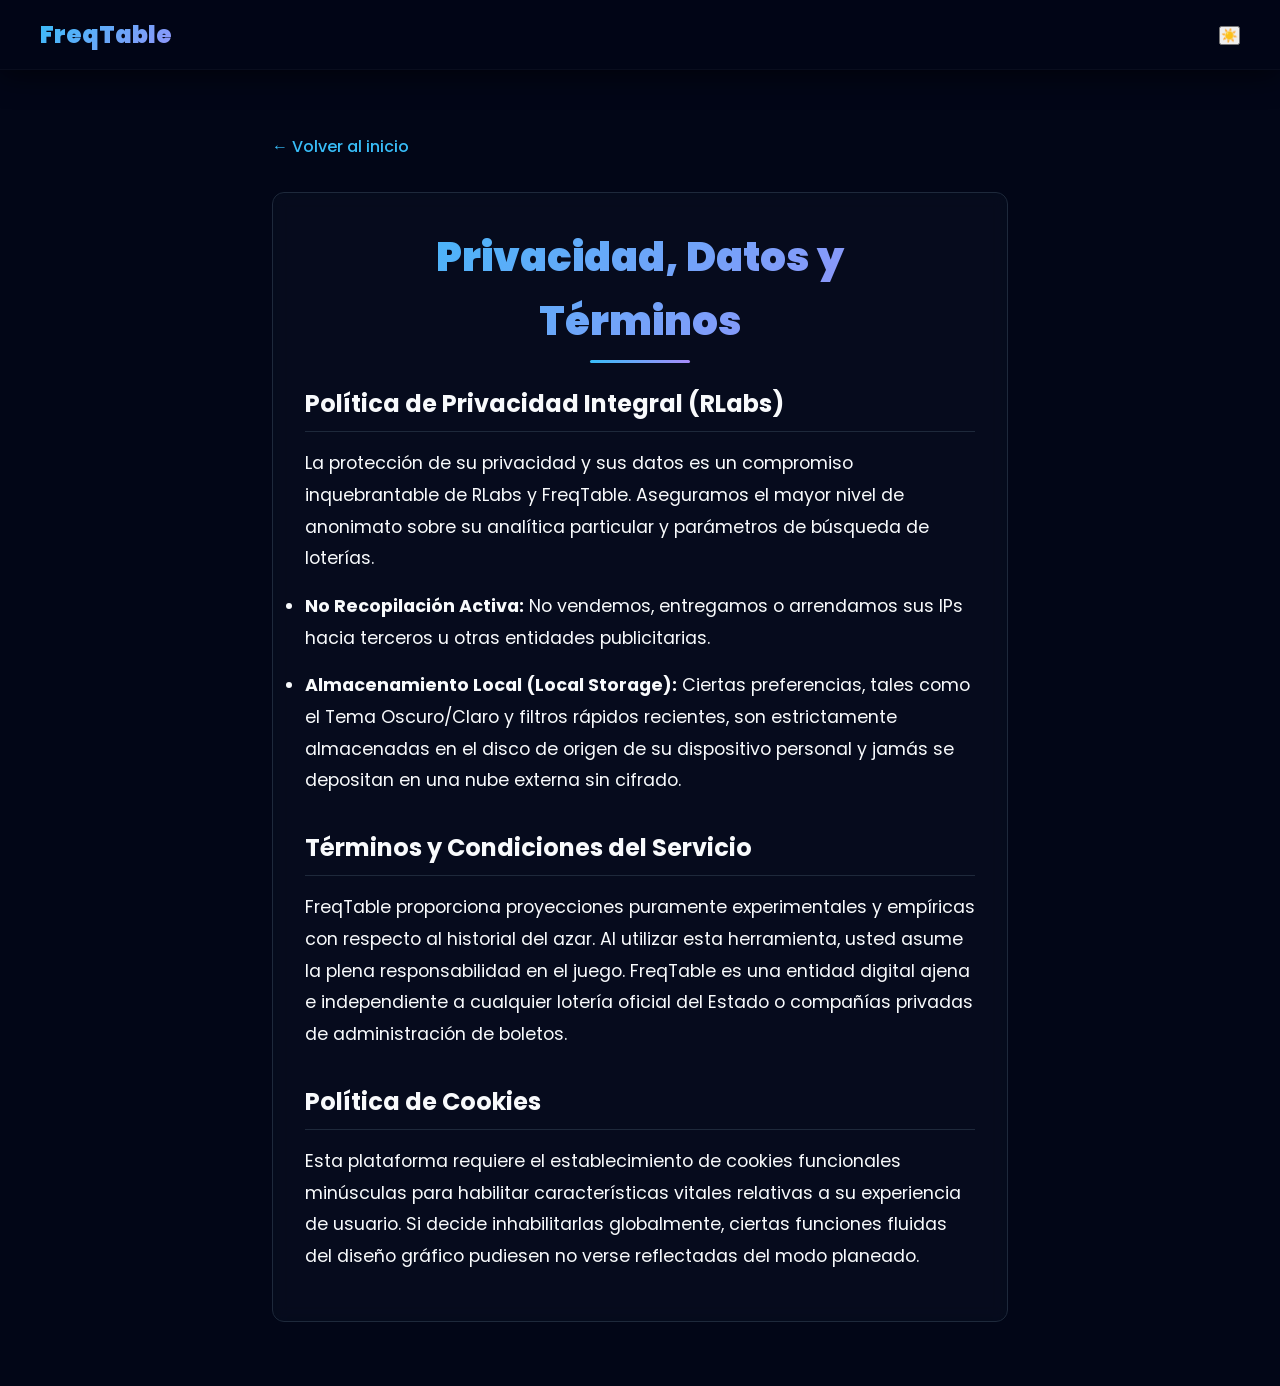
<file: resultado/pages/privacidad-legal.html>
<!DOCTYPE html>
<html lang="es">

<head>
    <meta charset="UTF-8">
    <meta name="viewport" content="width=device-width, initial-scale=1.0">
    <title>Soporte, Privacidad y Datos - FreqTable</title>
    <!-- Google Fonts -->
    <link rel="preconnect" href="https://fonts.googleapis.com">
    <link rel="preconnect" href="https://fonts.gstatic.com" crossorigin>
    <link href="https://fonts.googleapis.com/css2?family=Poppins:wght@300;400;500;600;700;800&family=Inter:wght@300;400;500;600;700&display=swap" rel="stylesheet">
    <!-- Bootstrap Icons -->
    <link rel="stylesheet" href="https://cdn.jsdelivr.net/npm/bootstrap-icons@1.11.3/font/bootstrap-icons.min.css">
    <link rel="stylesheet" href="../css/estilos.css?v=1">
    <link rel="stylesheet" href="../css/theme-premium.css?v=1">
    <style>
        .page-content {
            padding: 4rem 2rem;
            max-width: 800px;
            margin: 0 auto;
            color: var(--text-dark);
            min-height: 60vh;
        }
        .page-title {
            font-size: 2.5rem;
            margin-bottom: 2rem;
            text-align: center;
        }
        .back-btn {
            display: inline-flex;
            align-items: center;
            gap: 10px;
            text-decoration: none;
            color: var(--primary-color);
            margin-bottom: 2rem;
            font-weight: 500;
        }
        .back-btn:hover {
            color: var(--secondary-color);
        }
        h2 { margin-top: 2rem; margin-bottom: 1rem; color: var(--text-dark); border-bottom: 1px solid var(--border-color); padding-bottom: 0.5rem; }
        p, li { margin-bottom: 1rem; line-height: 1.8; font-size: 1.1rem; }
        .legal-wrapper { background: var(--card-bg); padding: 2rem; border-radius: 12px; border: 1px solid var(--border-color); backdrop-filter: blur(8px); }
    </style>
</head>

<body data-theme="dark">
    <!-- Header simple -->
    <header>
        <div class="header-container">
            <a href="../../index.html" class="logo-info-group" style="text-decoration: none;">
                <h1 class="logo">FreqTable <span style="font-size: 0.5em; opacity: 0.7;">BETA</span></h1>
            </a>
            <div class="theme-switch-wrapper">
                <button id="themeToggle" class="theme-toggle-btn" aria-label="Cambiar tema">🌙</button>
            </div>
        </div>
    </header>

    <main class="page-content">
        <a href="../../index.html" class="back-btn">← Volver al inicio</a>
        <div class="legal-wrapper">
            <h1 class="page-title title">Privacidad, Datos y Términos</h1>
            
            <h2>Política de Privacidad Integral (RLabs)</h2>
            <p>La protección de su privacidad y sus datos es un compromiso inquebrantable de RLabs y FreqTable. Aseguramos el mayor nivel de anonimato sobre su analítica particular y parámetros de búsqueda de loterías.</p>
            <ul>
                <li><strong>No Recopilación Activa:</strong> No vendemos, entregamos o arrendamos sus IPs hacia terceros u otras entidades publicitarias.</li>
                <li><strong>Almacenamiento Local (Local Storage):</strong> Ciertas preferencias, tales como el Tema Oscuro/Claro y filtros rápidos recientes, son estrictamente almacenadas en el disco de origen de su dispositivo personal y jamás se depositan en una nube externa sin cifrado.</li>
            </ul>
            
            <h2>Términos y Condiciones del Servicio</h2>
            <p>FreqTable proporciona proyecciones puramente experimentales y empíricas con respecto al historial del azar. Al utilizar esta herramienta, usted asume la plena responsabilidad en el juego. FreqTable es una entidad digital ajena e independiente a cualquier lotería oficial del Estado o compañías privadas de administración de boletos.</p>
            
            <h2>Política de Cookies</h2>
            <p>Esta plataforma requiere el establecimiento de cookies funcionales minúsculas para habilitar características vitales relativas a su experiencia de usuario. Si decide inhabilitarlas globalmente, ciertas funciones fluidas del diseño gráfico pudiesen no verse reflectadas del modo planeado.</p>
        </div>
    </main>

    <script>
        const themeBtn = document.getElementById('themeToggle');
        const theme = localStorage.getItem('theme') || 'dark';
        document.body.setAttribute('data-theme', theme);
        themeBtn.textContent = theme === 'dark' ? '☀️' : '🌙';
        themeBtn.addEventListener('click', () => {
            const isDark = document.body.getAttribute('data-theme') === 'dark';
            const newTheme = isDark ? 'light' : 'dark';
            document.body.setAttribute('data-theme', newTheme);
            themeBtn.textContent = newTheme === 'dark' ? '☀️' : '🌙';
            localStorage.setItem('theme', newTheme);
        });
    </script>
</body>
</html>
</file>
<file: resultado/css/estilos.css>
/* ===========================================
   RESET Y CONFIGURACIÓN BASE
   =========================================== */
* {
    margin: 0;
    padding: 0;
    box-sizing: border-box;
}

:root {
    --primary-color: #6366f1;
    --secondary-color: #8b5cf6;
    --accent-color: #f43f5e;
    --success-color: #10b981;
    --warning-color: #f59e0b;
    --background-light: #f8fafc;
    --background-dark: #1e293b;
    --text-dark: #0f172a;
    --text-light: #f8fafc;
    --border-color: #e2e8f0;
    --shadow-light: rgba(0, 0, 0, 0.05);
    --shadow-medium: rgba(0, 0, 0, 0.1);
    --shadow-heavy: rgba(0, 0, 0, 0.2);
    --glass-background: rgba(255, 255, 255, 0.8);
    --glass-border: rgba(255, 255, 255, 0.4);

    /* Tipografía - MODERNIZADA */
    --font-primary: 'Poppins', 'Segoe UI', Tahoma, Geneva, Verdana, sans-serif;
    --font-size-base: 16px;
    --font-size-small: 14px;
    --font-size-large: 18px;
    --font-size-xl: 24px;

    /* Espaciado */
    --spacing-xs: 0.5rem;
    --spacing-sm: 1rem;
    --spacing-md: 1.5rem;
    --spacing-lg: 2rem;
    --spacing-xl: 3rem;

    /* Transiciones */
    --transition-fast: 0.2s ease;
    --transition-normal: 0.3s ease;
    --transition-slow: 0.5s ease;
}

/* ===========================================
   ESTILOS GENERALES DEL CUERPO
   =========================================== */
html {
    scroll-behavior: smooth;
}

body {
    font-family: var(--font-primary);
    line-height: 1.6;
    color: var(--text-dark);
    background: linear-gradient(135deg, var(--background-light) 0%, #d5dbdb 100%);
    min-height: 100vh;
}

/* ===========================================
   ESTRUCTURA SEMÁNTICA HTML5
   =========================================== */

/* Header principal con navegación */
header {
    background: linear-gradient(135deg, #667eea 0%, #764ba2 100%);
    color: var(--text-light);
    padding: var(--spacing-sm) var(--spacing-md);
    box-shadow: 0 4px 20px var(--shadow-medium);
    position: sticky;
    top: 0;
    z-index: 1000;
}

.header-container {
    max-width: 1200px;
    margin: 0 auto;
    display: flex;
    justify-content: space-between;
    align-items: center;
    gap: var(--spacing-md);
}

/* Grupo de logo + botón info */
.logo-info-group {
    display: flex;
    align-items: center;
    gap: 15px;
    flex-shrink: 0;
}

.logo {
    font-size: var(--font-size-xl);
    font-weight: bold;
    text-decoration: none;
    color: var(--text-light);
    transition: var(--transition-normal);
    flex-shrink: 0;
}

.logo:hover {
    transform: scale(1.05);
    text-shadow: 0 0 10px rgba(255, 255, 255, 0.5);
}

/* Botón de información - Diseño minimalista y elegante con "i" personalizada */
.btn-info {
    background: rgba(255, 255, 255, 0.95);
    border: none;
    color: #667eea;
    width: 32px;
    height: 32px;
    border-radius: 50%;
    display: flex;
    align-items: center;
    justify-content: center;
    cursor: pointer;
    transition: all 0.35s cubic-bezier(0.4, 0, 0.2, 1);
    box-shadow:
        0 3px 10px rgba(0, 0, 0, 0.12),
        0 1px 3px rgba(0, 0, 0, 0.08),
        inset 0 1px 0 rgba(255, 255, 255, 1);
    position: relative;
    overflow: hidden;
    flex-shrink: 0;
}

/* Icono "i" personalizado */
.info-icon {
    font-family: 'Georgia', 'Times New Roman', serif;
    font-size: 20px;
    font-weight: 700;
    font-style: italic;
    color: #667eea;
    position: relative;
    z-index: 2;
    line-height: 1;
    text-shadow: 0 1px 2px rgba(0, 0, 0, 0.1);
    transition: all 0.35s ease;
}

/* Efecto de brillo sutil en reposo */
.btn-info::before {
    content: '';
    position: absolute;
    top: -50%;
    left: -50%;
    width: 200%;
    height: 200%;
    background: radial-gradient(circle, rgba(255, 255, 255, 0.8) 0%, transparent 70%);
    opacity: 0;
    transition: opacity 0.35s ease;
}

/* Efecto hover */
.btn-info:hover {
    background: #ffffff;
    transform: translateY(-2px) scale(1.08);
    box-shadow:
        0 6px 20px rgba(102, 126, 234, 0.35),
        0 3px 8px rgba(0, 0, 0, 0.15),
        inset 0 1px 0 rgba(255, 255, 255, 1);
}

.btn-info:hover::before {
    opacity: 1;
}

.btn-info:hover .info-icon {
    color: #5a67d8;
    transform: scale(1.1);
    text-shadow: 0 2px 4px rgba(102, 126, 234, 0.2);
}

/* Efecto active/click */
.btn-info:active {
    transform: translateY(0) scale(1.02);
    box-shadow:
        0 2px 8px rgba(0, 0, 0, 0.2),
        inset 0 2px 4px rgba(0, 0, 0, 0.1);
}

.btn-info:active .info-icon {
    transform: scale(0.95);
}

/* [REQUERIMIENTO] Navegación unificada con menú hamburguesa para todas las pantallas */
nav {
    position: relative;
    margin-left: auto;
    flex-shrink: 0;
}

.nav-toggle {
    display: flex;
    /* Siempre visible */
    flex-direction: column;
    justify-content: space-around;
    width: 30px;
    height: 30px;
    cursor: pointer;
    padding: 0;
    border: none;
    background: transparent;
}

.nav-toggle span {
    width: 100%;
    height: 3px;
    background-color: var(--text-light);
    transition: var(--transition-normal);
    border-radius: 2px;
    transform-origin: center;
}

.nav-menu {
    position: fixed;
    /* Comportamiento de panel lateral */
    top: 0;
    /* Desde el tope de la ventana */
    right: 0;
    bottom: 0;
    width: 326px;
    /* Ancho del panel */
    background: linear-gradient(135deg, #667eea 0%, #764ba2 100%);
    flex-direction: column;
    padding: var(--spacing-lg) var(--spacing-sm);
    box-shadow: -10px 0 30px var(--shadow-heavy);
    transform: translateX(100%);
    /* Oculto por defecto */
    opacity: 0;
    visibility: hidden;
    transition: transform 0.3s ease, opacity 0.3s ease, visibility 0.3s;
    list-style: none;
    align-items: stretch;
    overflow-y: auto;
    /* Scroll si el contenido es largo */
    z-index: 100;
}

.nav-menu.active {
    transform: translateX(0);
    opacity: 1;
    visibility: visible;
}

.nav-menu li {
    margin: var(--spacing-xs) 0;
    text-align: left;
}

.nav-menu li a {
    color: var(--text-light);
    text-decoration: none;
    display: block;
    padding: var(--spacing-sm);
    border-radius: 5px;
    transition: var(--transition-fast);
    position: relative;
    overflow: hidden;
}

.nav-menu li a:hover {
    background-color: rgba(255, 255, 255, 0.1);
    transform: translateX(5px);
}

.nav-menu li a::before {
    content: '';
    position: absolute;
    top: 0;
    left: -100%;
    width: 100%;
    height: 100%;
    background: linear-gradient(90deg, transparent, rgba(255, 255, 255, 0.2), transparent);
    transition: var(--transition-slow);
}

.nav-menu li a:hover::before {
    left: 100%;
}

/* ===========================================
   CONTENIDO PRINCIPAL
   =========================================== */
main {
    width: 100%;
    margin: 0;
    padding: 0;
    display: block;
}

.main-container {
    background: var(--glass-background);
    backdrop-filter: blur(10px);
    -webkit-backdrop-filter: blur(10px);
    border: 1px solid var(--glass-border);
    border-radius: 24px;
    box-shadow:
        0 10px 30px var(--shadow-medium),
        0 1px 8px var(--shadow-light);
    padding: var(--spacing-lg) 0;
    /* sin padding lateral - lo controla cada hijo */
    position: relative;
    overflow: hidden;
    transition: var(--transition-normal);
    width: 99%;
    max-width: 99%;
    margin: var(--spacing-md) auto;
    display: flex;
    flex-direction: column;
    align-items: stretch;
}

/* Clase para tabla a pantalla completa */
.main-container-full {
    width: calc(100% - 16px);
    max-width: calc(100% - 16px);
    margin: 8px auto;
    border-radius: 16px;
    min-height: calc(100vh - 100px);
}

.main-container:hover {
    box-shadow:
        0 15px 40px var(--shadow-medium),
        0 5px 15px var(--shadow-light),
        inset 0 1px 0 rgba(255, 255, 255, 0.9);
}

.main-container::before {
    content: '';
    position: absolute;
    top: 0;
    left: 0;
    right: 0;
    height: 4px;
    background: linear-gradient(90deg, var(--secondary-color) 0%, var(--success-color) 50%, var(--warning-color) 100%);
}

.title {
    text-align: center;
    color: var(--primary-color);
    margin-bottom: var(--spacing-xl);
    font-size: clamp(1.8rem, 4vw, 2.5rem);
    font-weight: 700;
    background: linear-gradient(135deg, var(--primary-color), var(--secondary-color));
    -webkit-background-clip: text;
    -webkit-text-fill-color: transparent;
    background-clip: text;
    position: relative;
    padding: 0 var(--spacing-lg);
    /* el título tiene padding lateral propio */
}

.title::after {
    content: '';
    position: absolute;
    bottom: -10px;
    left: 50%;
    transform: translateX(-50%);
    width: 100px;
    height: 3px;
    background: linear-gradient(90deg, var(--secondary-color), var(--success-color));
    border-radius: 2px;
}

/* ===========================================
   CONTROLES Y SWITCH
   =========================================== */
.controls-wrapper {
    width: 100%;
    display: flex;
    flex-direction: column;
    align-items: center;
    gap: var(--spacing-lg);
    padding: var(--spacing-md) var(--spacing-lg);
    background: linear-gradient(135deg, rgba(255, 255, 255, 0.5) 0%, rgba(236, 240, 241, 0.5) 100%);
    border-radius: 0;
    /* sin redondeo - quedan los del padre */
    border-left: none;
    border-right: none;
    border-top: 1px solid rgba(0, 0, 0, 0.05);
    border-bottom: 1px solid rgba(0, 0, 0, 0.05);
    box-shadow: 0 4px 15px var(--shadow-light);
    margin-bottom: var(--spacing-lg);
    box-sizing: border-box;
}

.switch-container {
    display: flex;
    justify-content: center;
    align-items: center;
    gap: var(--spacing-md);
    flex-wrap: wrap;
}

.switch-label {
    font-weight: 600;
    color: var(--text-dark);
    font-size: var(--font-size-base);
    transition: var(--transition-normal);
    padding: var(--spacing-xs) var(--spacing-sm);
    border-radius: 8px;
    border: 2px solid transparent;
}

.switch-label.active {
    color: var(--secondary-color);
    transform: scale(1.05);
    font-weight: 700;
    text-shadow: 0 2px 4px rgba(52, 152, 219, 0.3);
    background: linear-gradient(135deg, rgba(52, 152, 219, 0.1) 0%, rgba(52, 152, 219, 0.05) 100%);
    border-color: rgba(52, 152, 219, 0.2);
    animation: pulseGlow 2s infinite ease-in-out;
}

@keyframes pulseGlow {

    0%,
    100% {
        box-shadow: 0 0 5px rgba(52, 152, 219, 0.3);
    }

    50% {
        box-shadow: 0 0 20px rgba(52, 152, 219, 0.5);
    }
}

.switch {
    position: relative;
    display: inline-block;
    width: 100px;
    height: 40px;
}

.switch input {
    opacity: 0;
    width: 0;
    height: 0;
}

.slider {
    position: absolute;
    cursor: pointer;
    top: 0;
    left: 0;
    right: 0;
    bottom: 0;
    background: linear-gradient(135deg, var(--success-color) 0%, #2ecc71 100%);
    transition: var(--transition-normal);
    border-radius: 25px;
    box-shadow:
        0 4px 15px rgba(39, 174, 96, 0.3),
        inset 0 1px 0 rgba(255, 255, 255, 0.3);
}

.slider:before {
    position: absolute;
    content: "";
    height: 32px;
    width: 32px;
    left: 4px;
    bottom: 4px;
    background: linear-gradient(145deg, #ffffff 0%, #f1f2f6 100%);
    transition: var(--transition-normal);
    border-radius: 50%;
    box-shadow:
        0 4px 10px rgba(0, 0, 0, 0.2),
        0 1px 3px rgba(0, 0, 0, 0.1);
}

input:focus+.slider {
    outline: 2px solid var(--secondary-color);
    outline-offset: 2px;
}

input:checked+.slider {
    background: linear-gradient(135deg, var(--secondary-color) 0%, #3498db 100%);
    box-shadow:
        0 4px 15px rgba(52, 152, 219, 0.3),
        inset 0 1px 0 rgba(255, 255, 255, 0.3);
}

input:checked+.slider:before {
    transform: translateX(60px);
}

/* ===========================================
   TABLA DE FRECUENCIAS RESPONSIVE MEJORADA
   =========================================== */
.table-container {
    overflow: visible;
    width: 100%;
    border-radius: 0 0 22px 22px;
    /* redondeo solo abajo, siguiendo al padre */
    box-shadow: 0 8px 25px var(--shadow-light);
    background: white;
    margin-top: 0;
    animation: slideUp 0.5s ease-out;
}

@keyframes slideUp {
    from {
        opacity: 0;
        transform: translateY(30px);
    }

    to {
        opacity: 1;
        transform: translateY(0);
    }
}

table {
    width: 100%;
    border-collapse: separate;
    border-spacing: 0;
}

th {
    background: linear-gradient(135deg, #667eea 0%, #764ba2 100%);
    color: var(--text-light);
    text-align: center;
    padding: var(--spacing-sm);
    font-weight: 700;
    font-size: var(--font-size-base);
    position: sticky;
    top: 0;
    z-index: 2;
    border: none;
    text-shadow: 0 1px 2px rgba(0, 0, 0, 0.3);
    word-wrap: break-word;
}

thead:first-child th:first-child {
    border-top-left-radius: 15px;
}

thead:first-child th:last-child {
    border-top-right-radius: 15px;
}

td {
    background-color: #ffffff;
    color: var(--text-dark);
    font-weight: 600;
    text-align: center;
    padding: var(--spacing-sm);
    border: 1px solid #e0e6ed;
    font-size: var(--font-size-base);
    position: relative;
    transition: var(--transition-fast);
}

tr:hover td {
    background-color: #f8f9fa;
}

td:hover {
    transform: scale(1.05);
    box-shadow: 0 4px 15px var(--shadow-light);
    z-index: 10;
}

td:not(.empty-cell) {
    background: linear-gradient(135deg, #d1ecf1 0%, #bee5eb 100%);
    color: var(--primary-color);
    font-weight: 700;
    animation: dataAppear 0.5s ease-out;
}

@keyframes dataAppear {
    from {
        opacity: 0;
        transform: scale(0.8);
    }

    to {
        opacity: 1;
        transform: scale(1);
    }
}

td.empty-cell {
    background-color: #fff;
    position: relative;
    opacity: 0.7;
}

/* ===========================================
   RESPONSIVE DESIGN ESPECÍFICO PARA TABLA
   =========================================== */

/* Pantallas móviles pequeñas - menor a 480px */
@media (max-width: 479px) {
    main {
        padding: 3px;
    }

    .main-container,
    .main-container-full {
        padding: 8px 4px;
        width: 99%;
        max-width: 99%;
        border-radius: 8px;
        margin: 4px auto;
        border: none;
    }

    .controls-wrapper {
        width: 100%;
    }

    .table-container {
        overflow-x: auto;
        border-radius: 4px;
        width: 100%;
    }

    table {
        width: 100%;
    }

    th {
        padding: 6px 1px;
        font-size: 16px;
        font-weight: 700;
        line-height: 1.1;
    }

    td {
        padding: 8px 1px;
        font-size: 16px;
        font-weight: 600;
        line-height: 1.1;
    }

    th,
    td {
        min-width: auto;
        width: 10%;
        height: auto;
    }

    td:not(.empty-cell) {
        font-size: 17px;
        font-weight: 700;
    }
}

/* Pantallas móviles medianas - 480px a 767px */
@media (min-width: 480px) and (max-width: 767px) {
    main {
        padding: 4px;
    }

    .main-container,
    .main-container-full {
        padding: 12px 6px;
        width: 99%;
        max-width: 99%;
        margin: 4px auto;
        border-radius: 10px;
    }

    .controls-wrapper {
        width: 100%;
    }

    .table-container {
        overflow-x: visible;
        width: 100%;
        border-radius: 8px;
    }

    table {
        width: 100%;
    }

    th {
        padding: 8px 2px;
        font-size: 17px;
        font-weight: 700;
        line-height: 1.2;
    }

    td {
        padding: 10px 2px;
        font-size: 17px;
        font-weight: 600;
        line-height: 1.2;
    }

    th,
    td {
        width: 10%;
        height: auto;
    }

    td:not(.empty-cell) {
        font-size: 18px;
        font-weight: 700;
    }
}

/* Tablets y pantallas medianas - 768px a 1023px */
@media (min-width: 768px) and (max-width: 1023px) {
    .table-container {
        overflow-x: auto;
        /* Permitir scroll si es necesario en tablets */
    }

    table {
        min-width: 600px;
        /* Mantener ancho mínimo en tablets */
    }
}

/* Pantallas de escritorio - mayor a 1024px */
@media (min-width: 1024px) {
    .table-container {
        overflow-x: auto;
        /* Comportamiento original para escritorio */
    }

    table {
        min-width: 600px;
        /* Ancho mínimo original */
    }

    th,
    td {
        padding: var(--spacing-sm);
        /* Padding original */
        font-size: var(--font-size-base);
        /* Tamaño de fuente original */
    }
}

/* ===========================================
   ASIDE, MENSAJES
   =========================================== */

/* Modal de información - Inicialmente oculto */
.info-modal {
    position: fixed;
    top: 62px; /* Alineado con la base del header */
    right: 0;
    bottom: 0;
    width: 90%;
    max-width: 500px;
    background: linear-gradient(135deg, #f8f9fa 0%, #e9ecef 100%);
    box-shadow: -10px 0 30px var(--shadow-heavy);
    z-index: 999; /* Justo debajo del header (1000) para recibir su sombra */
    overflow-y: auto;
    padding: var(--spacing-xl);
    border-left: 4px solid var(--secondary-color);
    transform: translateX(100%);
    transition: transform 0.3s ease, opacity 0.3s ease;
    opacity: 0;
}

.info-modal.show {
    transform: translateX(0);
    opacity: 1;
    display: block !important;
}

/* Botón cerrar modal */
.info-modal-close {
    position: absolute;
    top: var(--spacing-md);
    right: var(--spacing-md);
    background: var(--accent-color);
    color: white;
    border: none;
    width: 40px;
    height: 40px;
    border-radius: 50%;
    font-size: 24px;
    cursor: pointer;
    display: flex;
    align-items: center;
    justify-content: center;
    transition: all 0.3s ease;
    box-shadow:
        0 3px 10px rgba(231, 76, 60, 0.4),
        0 1px 3px rgba(0, 0, 0, 0.2);
    z-index: 10;
}

.close-icon {
    font-weight: 400;
    line-height: 1;
    font-size: 28px;
    color: white;
    display: block;
    transform: translateY(-1px);
}

.info-modal-close:hover {
    background: #c0392b;
    transform: scale(1.15) rotate(90deg);
    box-shadow:
        0 4px 15px rgba(231, 76, 60, 0.5),
        0 2px 5px rgba(0, 0, 0, 0.3);
}

.info-modal-close:active {
    transform: scale(1.05) rotate(90deg);
}

/* Overlay oscuro detrás del modal */
.info-modal-overlay {
    position: fixed;
    top: 0;
    left: 0;
    right: 0;
    bottom: 0;
    background: rgba(0, 0, 0, 0.5);
    z-index: 998;
    display: none;
    opacity: 0;
    transition: opacity 0.3s ease;
}

.info-modal-overlay.show {
    display: block;
    opacity: 1;
}

aside {
    background: transparent;
    border-radius: 0;
    padding: var(--spacing-lg);
    box-shadow: none;
    border-left: none;
}

aside h3 {
    color: var(--primary-color);
    margin-bottom: var(--spacing-sm);
    font-size: var(--font-size-large);
}

aside p {
    color: var(--text-dark);
    line-height: 1.6;
    margin-bottom: var(--spacing-sm);
}

.loading,
.error {
    text-align: center;
    margin: var(--spacing-lg) 0;
    padding: var(--spacing-lg);
    border-radius: 10px;
}

.loading {
    color: var(--secondary-color);
    background: linear-gradient(135deg, #e3f2fd 0%, #bbdefb 100%);
    border: 1px solid var(--secondary-color);
    animation: pulse 2s infinite;
}

.error {
    color: var(--text-light);
    background: linear-gradient(135deg, var(--accent-color) 0%, #c0392b 100%);
    box-shadow: 0 4px 15px rgba(231, 76, 60, 0.3);
    animation: shake 0.5s ease-in-out;
}

@keyframes pulse {

    0%,
    100% {
        opacity: 1;
    }

    50% {
        opacity: 0.7;
    }
}

@keyframes shake {

    0%,
    100% {
        transform: translateX(0);
    }

    25% {
        transform: translateX(-5px);
    }

    75% {
        transform: translateX(5px);
    }
}

/* ===========================================
   SELECTOR DE ALIAS Y FILTROS
   =========================================== */
.alias-selector-container {
    position: relative;
    display: inline-block;
    margin-left: var(--spacing-md);
}

.alias-dropdown-btn {
    background: linear-gradient(135deg, var(--secondary-color) 0%, #3498db 100%);
    color: var(--text-light);
    border: none;
    padding: var(--spacing-sm) var(--spacing-md);
    border-radius: 8px;
    cursor: pointer;
    font-size: var(--font-size-base);
    font-weight: 600;
    display: flex;
    align-items: center;
    gap: var(--spacing-xs);
    transition: var(--transition-normal);
    box-shadow: 0 2px 8px rgba(52, 152, 219, 0.3);
}

.alias-dropdown-btn:hover {
    background: linear-gradient(135deg, #2980b9 0%, #3498db 100%);
    transform: translateY(-2px);
    box-shadow: 0 4px 12px rgba(52, 152, 219, 0.4);
}

.dropdown-arrow {
    transition: var(--transition-normal);
}

.alias-dropdown-btn.active .dropdown-arrow {
    transform: rotate(180deg);
}

.alias-dropdown-content {
    display: none;
    position: absolute;
    top: calc(100% + 5px);
    right: 0;
    left: auto;
    background: white;
    border: 1px solid var(--border-color);
    border-radius: 8px;
    box-shadow: 0 8px 25px var(--shadow-medium);
    z-index: 1001;
    max-height: 300px;
    overflow-y: auto;
    min-width: 250px;
}

.alias-dropdown-content.show {
    display: block;
    animation: slideDown 0.3s ease-out;
}

@keyframes slideDown {
    from {
        opacity: 0;
        transform: translateY(-10px);
    }

    to {
        opacity: 1;
        transform: translateY(0);
    }
}

.alias-options {
    padding: var(--spacing-sm);
    max-height: 200px;
    overflow-y: auto;
}

.alias-option {
    display: flex;
    align-items: center;
    padding: var(--spacing-xs);
    cursor: pointer;
    border-radius: 4px;
    transition: var(--transition-fast);
}

.alias-option:hover {
    background-color: var(--background-light);
}

.alias-option input[type="checkbox"] {
    margin-right: var(--spacing-xs);
    cursor: pointer;
}

.alias-option label {
    cursor: pointer;
    flex-grow: 1;
    font-weight: 500;
}

.alias-actions {
    display: flex;
    gap: var(--spacing-xs);
    padding: var(--spacing-sm);
    border-top: 1px solid var(--border-color);
    background-color: #f8f9fa;
}

.btn-clear,
.btn-apply {
    flex: 1;
    padding: var(--spacing-xs);
    border: none;
    border-radius: 4px;
    cursor: pointer;
    font-weight: 600;
    transition: var(--transition-fast);
}

.btn-clear:hover {
    background-color: #c0392b;
}

.btn-apply {
    background-color: var(--success-color);
    color: var(--text-light);
}

.btn-apply:hover {
    background-color: #229954;
}

/* Filtros de fecha dentro del menú */
.date-filter-container {
    display: flex;
    flex-direction: column;
    gap: var(--spacing-md);
    padding: var(--spacing-sm);
    border-top: 1px solid rgba(255, 255, 255, 0.2);
    margin-top: var(--spacing-sm);
}

.date-filter-container select,
.date-filter-container input[type="date"],
.date-filter-container button {
    width: 100%;
    padding: var(--spacing-xs);
    font-size: var(--font-size-small);
    border: 2px solid var(--border-color);
    border-radius: 8px;
    background-color: white;
    transition: var(--transition-normal);
    font-family: var(--font-primary);
    color: var(--text-dark);
}

.date-filter-container select:focus,
.date-filter-container input[type="date"]:focus {
    border-color: var(--secondary-color);
    box-shadow: 0 0 8px rgba(52, 152, 219, 0.3);
    outline: none;
}

.date-filter-container .date-range-label {
    font-weight: 600;
    font-size: var(--font-size-small);
    margin: 0 var(--spacing-xs);
    color: var(--text-light);
}

/* NUEVO: Estilos para botones de fecha única */
.btn-single-date {
    width: 100%;
    padding: 12px 16px;
    font-size: 15px;
    font-weight: 600;
    border: none;
    border-radius: 8px;
    cursor: pointer;
    transition: all 0.3s ease;
    font-family: var(--font-primary);
    color: #ffffff;
    /* Texto blanco para buen contraste */
    box-shadow: 0 2px 8px rgba(0, 0, 0, 0.15);
    position: relative;
    overflow: hidden;
}

#todayBtn {
    background: linear-gradient(135deg, #27ae60 0%, #2ecc71 100%);
}

#todayBtn:hover {
    background: linear-gradient(135deg, #229954 0%, #27ae60 100%);
    transform: translateY(-2px);
    box-shadow: 0 4px 12px rgba(39, 174, 96, 0.4);
}

#todayBtn:active {
    transform: translateY(0);
    box-shadow: 0 2px 6px rgba(39, 174, 96, 0.3);
}

#specificDayBtn {
    background: linear-gradient(135deg, #3498db 0%, #5dade2 100%);
}

#specificDayBtn:hover {
    background: linear-gradient(135deg, #2980b9 0%, #3498db 100%);
    transform: translateY(-2px);
    box-shadow: 0 4px 12px rgba(52, 152, 219, 0.4);
}

#specificDayBtn:active {
    transform: translateY(0);
    box-shadow: 0 2px 6px rgba(52, 152, 219, 0.3);
}

/* Efecto de ripple al hacer clic */
.btn-single-date::after {
    content: '';
    position: absolute;
    top: 50%;
    left: 50%;
    width: 0;
    height: 0;
    border-radius: 50%;
    background: rgba(255, 255, 255, 0.5);
    transform: translate(-50%, -50%);
    transition: width 0.6s, height 0.6s;
}

.btn-single-date:active::after {
    width: 300px;
    height: 300px;
}

/* NUEVO: Estilos para switches de País y Horario de 3 posiciones */
.filter-switches-container {
    display: flex;
    flex-direction: column;
    gap: var(--spacing-md);
    padding: var(--spacing-md) 0;
    border-bottom: 1px solid rgba(255, 255, 255, 0.2);
    margin-bottom: var(--spacing-md);
}

.filter-switch-group {
    display: flex;
    flex-direction: column;
    gap: var(--spacing-xs);
}

.filter-switch-title {
    font-weight: 600;
    font-size: 13px;
    color: rgba(255, 255, 255, 0.9);
    text-transform: uppercase;
    letter-spacing: 0.5px;
    margin-bottom: 4px;
}

.three-way-switch {
    display: flex;
    background: rgba(0, 0, 0, 0.3);
    border-radius: 12px;
    padding: 4px;
    gap: 4px;
    box-shadow: inset 0 2px 4px rgba(0, 0, 0, 0.3);
    min-height: 80px;
    /* Altura mínima para todos los dispositivos */
}

.switch-option {
    flex: 1;
    display: flex;
    flex-direction: column;
    align-items: center;
    justify-content: center;
    padding: 18px 10px;
    /* Más padding vertical */
    border: none;
    border-radius: 8px;
    background: transparent;
    color: rgba(255, 255, 255, 0.4);
    cursor: pointer;
    transition: all 0.3s ease;
    font-family: var(--font-primary);
    position: relative;
    overflow: visible;
    /* Cambiar a visible para que el texto no se corte */
    min-width: 0;
    /* Permitir que los botones se encojan */
}

.switch-option .emoji {
    font-size: 28px;
    /* Ligeramente más grande */
    display: block;
    margin-bottom: 4px;
    filter: grayscale(100%) opacity(0.4);
    transition: all 0.3s ease;
    flex-shrink: 0;
    /* El emoji no se encoge */
}

.switch-option .label {
    font-size: 10px;
    font-weight: 700;
    letter-spacing: 0.3px;
    transition: all 0.3s ease;
    text-align: center;
    line-height: 1.2;
    white-space: normal;
    /* CAMBIADO: Permitir saltos de línea */
    overflow: visible;
    word-break: normal;
    /* AÑADIDO: No romper palabras */
    max-width: 100%;
    display: block;
    /* AÑADIDO: Display block para mejor control */
}

/* Responsive: Móviles pequeños */
@media (max-width: 400px) {
    .switch-option {
        padding: 10px 4px;
        /* Reducir padding horizontal */
    }

    .switch-option .label {
        font-size: 9px;
        letter-spacing: 0.1px;
        line-height: 1.3;
        /* Aumentar para múltiples líneas */
    }

    .switch-option .emoji {
        font-size: 20px;
        margin-bottom: 2px;
    }

    .three-way-switch {
        min-height: 70px;
        /* Aumentar para acomodar textos más largos */
    }
}

/* Responsive: Móviles medianos */
@media (min-width: 401px) and (max-width: 767px) {
    .switch-option {
        padding: 12px 6px;
    }

    .switch-option .label {
        font-size: 10px;
        line-height: 1.3;
    }

    .switch-option .emoji {
        font-size: 22px;
    }

    .three-way-switch {
        min-height: 75px;
    }
}

/* Responsive: Tablets y desktop */
@media (min-width: 768px) {
    .switch-option .label {
        font-size: 11px;
        letter-spacing: 0.3px;
        line-height: 1.3;
    }

    .switch-option .emoji {
        font-size: 26px;
    }

    .switch-option {
        padding: 14px 10px;
    }

    .three-way-switch {
        min-height: 70px;
    }
}

.switch-option .label {
    font-size: 10px;
    font-weight: 700;
    letter-spacing: 0.4px;
    transition: all 0.3s ease;
    text-align: center;
    line-height: 1.2;
    white-space: normal;
    overflow: visible;
    word-break: break-word;
    max-width: 100%;
}

.switch-option:hover:not(.active) {
    background: rgba(255, 255, 255, 0.05);
    color: rgba(255, 255, 255, 0.6);
}

.switch-option:hover:not(.active) .emoji {
    filter: grayscale(50%) opacity(0.6);
}

.switch-option.active {
    background: linear-gradient(135deg, #667eea 0%, #764ba2 100%);
    color: #ffffff;
    box-shadow:
        0 4px 10px rgba(102, 126, 234, 0.4),
        inset 0 1px 0 rgba(255, 255, 255, 0.2);
    transform: scale(1.02);
}

.switch-option.active .emoji {
    filter: grayscale(0%) opacity(1);
    transform: scale(1.1);
}

.switch-option.active .label {
    font-weight: 800;
    text-shadow: 0 1px 2px rgba(0, 0, 0, 0.3);
}

/* Efecto al hacer clic */
.switch-option:active {
    transform: scale(0.98);
}

/* Animación de cambio */
@keyframes switchActivate {
    0% {
        transform: scale(1);
    }

    50% {
        transform: scale(1.05);
    }

    100% {
        transform: scale(1.02);
    }
}

.switch-option.active {
    animation: switchActivate 0.3s ease;
}

/* ESTILOS PARA ATAJOS DE FILTRO Y DROPDOWNS */
#filterStatus {
    text-align: center;
    width: 100%;
    padding: var(--spacing-xs) 0;
    font-weight: 600;
    color: var(--primary-color);
    margin-top: var(--spacing-md);
    position: relative;
}

.filter-shortcut {
    display: inline-block;
    cursor: pointer;
    color: var(--secondary-color);
    text-decoration: underline;
    font-weight: 700;
    padding: 2px 6px;
    border-radius: 4px;
    transition: var(--transition-fast);
    position: relative;
    margin: 0 2px;
}

.filter-shortcut:hover {
    background-color: rgba(52, 152, 219, 0.1);
    color: var(--primary-color);
    transform: scale(1.05);
}

.shortcut-dropdown {
    position: absolute;
    top: 100%;
    left: 50%;
    transform: translateX(-50%);
    background: white;
    border: 1px solid var(--border-color);
    border-radius: 8px;
    box-shadow: 0 8px 25px var(--shadow-medium);
    z-index: 1002;
    min-width: 150px;
    max-height: 200px;
    overflow-y: auto;
    display: none;
    margin-top: 5px;
}

.shortcut-dropdown.show {
    display: block;
    animation: slideDown 0.3s ease-out;
}

.shortcut-option {
    padding: var(--spacing-xs) var(--spacing-sm);
    cursor: pointer;
    transition: var(--transition-fast);
    font-size: var(--font-size-small);
    font-weight: 500;
}

.shortcut-option:hover {
    background-color: var(--background-light);
}

.shortcut-option.selected {
    background-color: var(--secondary-color);
    color: white;
    font-weight: 600;
}

/* ===========================================
   RESPONSIVE DESIGN GENERAL
   =========================================== */

/* Tablets y Desktops */
@media (min-width: 768px) {

    /* La tabla ahora ocupa 100% del ancho en todos los dispositivos */
    .info-modal {
        max-width: 600px;
    }
}

@media (min-width: 1024px) {
    .main-container {
        padding: var(--spacing-xl) calc(var(--spacing-xl) * 1.5);
    }

    .title {
        font-size: 2.5rem;
    }

    .switch {
        width: 120px;
        height: 45px;
    }

    .slider:before {
        height: 37px;
        width: 37px;
    }

    input:checked+.slider:before {
        transform: translateX(75px);
    }
}

/* Móviles y pantallas pequeñas */
@media (max-width: 767px) {
    .switch-container {
        flex-direction: column;
    }

    .alias-selector-container {
        margin-left: 0;
        width: 100%;
    }

    .alias-dropdown-btn {
        width: 100%;
    }

    .btn-single-date {
        font-size: 14px !important;
        padding: 10px 12px !important;
    }

    /* Ajustar botones del header en móviles */
    .btn-info {
        width: 30px;
        height: 30px;
    }

    .info-icon {
        font-size: 18px;
    }

    .logo-info-group {
        gap: 12px;
    }

    .logo {
        font-size: 18px;
    }

    /* Modal de información ocupa más espacio en móviles */
    .info-modal {
        width: 95%;
        max-width: none;
        top: 50px; /* Header más pequeño en móviles (18px logo + padding) */
    }

    /* Ajustar padding del main-container en móviles */
    .main-container-full {
        padding: var(--spacing-md);
    }
}

/* Ancho del menú responsive */
@media (max-width: 480px) {
    .nav-menu {
        width: 75% !important;
        /* Móviles pequeños: 75% */
    }
}

@media (min-width: 481px) and (max-width: 767px) {
    .nav-menu {
        width: 65% !important;
        /* Móviles grandes/tablets pequeñas: 65% */
    }
}

@media (min-width: 768px) {
    .nav-menu {
        width: 360px !important;
        /* Desktop: ancho fijo de 360px */
    }
}

/* BOTON NUMEROS CALIENTES */
.btn-ia-analysis {
    width: 100%;
    padding: 12px;
    background: linear-gradient(135deg, #e74c3c 0%, #c0392b 100%);
    color: white;
    border: none;
    border-radius: 8px;
    font-weight: 600;
    cursor: pointer;
    transition: all 0.3s ease;
    font-size: 15px;
}

.btn-ia-analysis:hover {
    transform: translateY(-2px);
    box-shadow: 0 4px 12px rgba(231, 76, 60, 0.4);
}

.btn-ia-analysis:disabled {
    opacity: 0.6;
    cursor: not-allowed;
}
</file>
<file: resultado/css/theme-premium.css>
/* SUPER PREMIUM THEME OVERRIDES */
:root {
    /* CLARO / LIGHT MODE */
    --primary-color: #2563EB;
    --secondary-color: #7C3AED;
    --accent-color: #E11D48;
    --success-color: #059669;
    --warning-color: #D97706;
    --glow-color: rgba(37, 99, 235, 0.3);
    
    --background-base: #F8FAFC;
    --background-light: #FFFFFF;
    --background-dark: #F1F5F9;
    
    --text-dark: #0F172A;
    --text-muted: #64748B;
    --text-light: #FFFFFF;
    
    --border-color: #E2E8F0;
    
    --glass-background: rgba(255, 255, 255, 0.65);
    --glass-border: rgba(255, 255, 255, 0.4);
    
    --header-bg: rgba(255, 255, 255, 0.85);
    --header-text: #0F172A;
    
    --nav-menu-bg: rgba(255, 255, 255, 0.95);
    
    --card-bg: rgba(255, 255, 255, 0.55);
    
    --table-header-bg: #2563EB;
    --table-header-text: #FFFFFF;
    --table-cell-bg: #FFFFFF;
    --table-cell-text: #94A3B8;
    --table-cell-data-bg: #EFF6FF;
    --table-cell-data-text: #1D4ED8;
    --table-cell-hover: #F8FAFC;
    
    --shadow-light: rgba(0, 0, 0, 0.05);
    --shadow-medium: rgba(0, 0, 0, 0.1);
    --shadow-heavy: rgba(0, 0, 0, 0.15);
}

[data-theme="dark"] {
    /* OSCURO / DARK MODE - ULTRA PREMIUM */
    --primary-color: #38BDF8; /* Electric Cyan */
    --secondary-color: #A78BFA; /* Bright Lavender */
    --accent-color: #F43F5E; /* Neon Rose */
    --success-color: #34D399; /* Neon Emerald */
    --warning-color: #FBBF24;
    --glow-color: rgba(56, 189, 248, 0.6);

    --background-base: #020617; /* Deepest space blue */
    --background-light: #0F172A; /* Slate 900 */
    --background-dark: #000000;
    
    --text-dark: #F8FAFC;
    --text-muted: #64748B;
    --text-light: #FFFFFF;
    
    --border-color: #1E293B; /* Slate 800 */
    
    --glass-background: rgba(15, 23, 42, 0.5);
    --glass-border: rgba(255, 255, 255, 0.03);
    
    --header-bg: rgba(2, 6, 23, 0.75);
    --header-text: #F8FAFC;
    
    --nav-menu-bg: rgba(2, 6, 23, 0.95);
    
    --card-bg: rgba(15, 23, 42, 0.35);
    
    --table-header-bg: #0F172A;
    --table-header-text: #38BDF8;
    --table-cell-bg: #020617; /* Very deep */
    --table-cell-text: #1E293B; /* Hard-to-see faint gray for empty */
    --table-cell-data-bg: rgba(56, 189, 248, 0.1); /* Tint of cyan */
    --table-cell-data-text: #38BDF8; /* Bright cyan text */
    --table-cell-hover: #0F172A;
    
    --shadow-light: rgba(0, 0, 0, 0.3);
    --shadow-medium: rgba(0, 0, 0, 0.6);
    --shadow-heavy: rgba(0, 0, 0, 0.8);
}

/* Base resets for theme */
body {
    background: var(--background-base) !important;
    color: var(--text-dark) !important;
    transition: background 0.4s ease, color 0.4s ease;
}

/* FIX NAV-MENU CLIP BUG: No backdrop-filter on header itself! */
header {
    background: transparent !important;
    backdrop-filter: none !important;
    -webkit-backdrop-filter: none !important;
    position: sticky;
    z-index: 999999 !important; /* Top priority */
    box-shadow: none !important;
    border: none !important;
}

header::before {
    content: '';
    position: absolute;
    top: 0; left: 0; right: 0; bottom: 0;
    background: var(--header-bg);
    backdrop-filter: blur(16px);
    -webkit-backdrop-filter: blur(16px);
    z-index: -1;
    border-bottom: 1px solid var(--glass-border);
    box-shadow: 0 4px 30px var(--shadow-medium);
}

.logo {
    color: transparent !important;
    background: linear-gradient(135deg, var(--primary-color) 0%, var(--secondary-color) 100%) !important;
    -webkit-background-clip: text !important;
    background-clip: text !important;
    font-weight: 900 !important;
    text-shadow: none !important;
}

.logo:hover {
    color: var(--primary-color) !important;
}

.nav-toggle span {
    background-color: var(--primary-color) !important;
}

.btn-theme {
    background: var(--background-light) !important;
    color: var(--header-text) !important;
    border: 1px solid var(--border-color);
    width: 32px;
    height: 32px;
    border-radius: 50%;
    display: flex;
    align-items: center;
    justify-content: center;
    font-size: 16px;
    cursor: pointer;
    transition: all 0.3s ease;
    box-shadow: 0 2px 5px var(--shadow-medium);
}
.btn-theme:hover {
    transform: scale(1.1);
    box-shadow: 0 4px 10px var(--shadow-medium);
}

.btn-info {
    background: var(--background-light) !important;
    color: var(--primary-color) !important;
    border: 1px solid var(--border-color) !important;
    box-shadow: 0 2px 5px var(--shadow-medium) !important;
}
.info-icon {
    color: var(--primary-color) !important;
    text-shadow: none !important;
}

.nav-menu {
    background: var(--nav-menu-bg) !important;
    backdrop-filter: blur(16px) !important;
    -webkit-backdrop-filter: blur(16px) !important;
    border-left: 1px solid var(--glass-border);
    z-index: 99999 !important;
}

.nav-menu li a {
    color: var(--text-dark) !important;
    font-weight: 500 !important;
}
.nav-menu li a:hover {
    background: var(--background-base) !important;
    color: var(--primary-color) !important;
}
.nav-menu li a::before {
    display: none !important;
}

.main-container {
    background: var(--card-bg) !important;
    border: 1px solid var(--border-color) !important;
    backdrop-filter: blur(16px);
    -webkit-backdrop-filter: blur(16px);
    border-radius: 16px !important;
    width: 100%;
}
.main-container::before {
    background: linear-gradient(90deg, rgba(37, 99, 235, 0.8) 0%, rgba(124, 58, 237, 0.8) 100%) !important;
    border-radius: 16px 16px 0 0 !important;
}

[data-theme="dark"] .main-container::before {
    background: linear-gradient(90deg, rgba(56, 189, 248, 0.6) 0%, rgba(167, 139, 250, 0.6) 100%) !important;
}

@media (max-width: 768px) {
    body {
        padding-left: 0.5%;
        padding-right: 0.5%;
        overflow-x: hidden;
    }
    .main-container {
        width: 99% !important;
        max-width: 99% !important;
        margin-left: auto !important;
        margin-right: auto !important;
        padding-left: 5px !important;
        padding-right: 5px !important;
    }
    .table-container {
        padding: 0 !important;
        width: 100% !important;
        border-radius: 0 0 12px 12px !important;
    }
    table td {
        padding: 8px 4px !important;
        font-size: 1.1rem !important;
    }
}

.title {
    background: linear-gradient(135deg, var(--primary-color), var(--secondary-color)) !important;
    -webkit-background-clip: text !important;
    -webkit-text-fill-color: transparent !important;
    background-clip: text !important;
    font-weight: 900 !important;
}
.title::after {
    background: linear-gradient(90deg, var(--primary-color), var(--secondary-color)) !important;
}

.controls-wrapper {
    background: transparent !important;
    border-color: var(--border-color) !important;
    box-shadow: none !important;
}

.switch-label {
    color: var(--text-muted) !important;
}
.switch-label.active {
    color: var(--primary-color) !important;
    background: rgba(56, 189, 248, 0.1) !important;
    border-color: rgba(56, 189, 248, 0.2) !important;
    text-shadow: none !important;
    box-shadow: none !important;
    animation: none !important;
}

.slider {
    background: var(--border-color) !important;
}
input:checked + .slider {
    background: linear-gradient(135deg, var(--primary-color) 0%, var(--secondary-color) 100%) !important;
    box-shadow: 0 4px 15px var(--glow-color) !important;
}

.table-container {
    background: var(--card-bg) !important;
    border-radius: 0 0 16px 16px !important;
}

table th {
    background: var(--table-header-bg) !important;
    color: var(--table-header-text) !important;
    border-bottom: 2px solid var(--border-color) !important;
    text-shadow: none !important;
    letter-spacing: 1px;
}

table td {
    background-color: var(--table-cell-bg) !important;
    color: var(--table-cell-text) !important;
    border-color: var(--border-color) !important;
    font-weight: 500 !important;
    transition: all 0.3s ease !important;
}

table tr:hover td {
    background-color: var(--table-cell-hover) !important;
}

table td:not(.empty-cell) {
    background: var(--table-cell-data-bg) !important;
    color: var(--table-cell-data-text) !important;
    border-color: var(--border-color) !important;
    text-shadow: 0 0 10px var(--glow-color) !important;
    font-size: 1.25rem !important;
    font-weight: 900 !important;
    box-shadow: inset 0 0 15px rgba(0,0,0,0.05) !important;
}

.alias-dropdown-btn {
    background: var(--background-light) !important;
    color: var(--text-dark) !important;
    border: 1px solid var(--border-color) !important;
}
.alias-dropdown-btn:hover {
    background: var(--background-base) !important;
    transform: none !important;
}

.alias-dropdown-content, .shortcut-dropdown {
    background: var(--background-light) !important;
    border: 1px solid var(--border-color) !important;
    z-index: 99999 !important;
}

.alias-option, .shortcut-option {
    color: var(--text-dark) !important;
}

.alias-option:hover, .shortcut-option:hover {
    background-color: var(--background-base) !important;
}

.alias-actions {
    background: var(--background-base) !important;
    border-top: 1px solid var(--border-color) !important;
}

.btn-clear {
    background-color: var(--background-light) !important;
    color: var(--text-dark) !important;
    border: 1px solid var(--border-color) !important;
}
.btn-apply {
    background-color: var(--primary-color) !important;
    color: var(--text-light) !important;
    box-shadow: 0 2px 10px var(--glow-color) !important;
}

.date-filter-container select, .date-filter-container input[type="date"], .date-filter-container button {
    background-color: var(--background-light) !important;
    color: var(--text-dark) !important;
    border-color: var(--border-color) !important;
}
.date-filter-container select:focus, .date-filter-container input[type="date"]:focus {
    border-color: var(--primary-color) !important;
    box-shadow: 0 0 0 2px var(--glow-color) !important;
}

.date-filter-container .date-range-label {
    color: var(--text-dark) !important;
}

.btn-single-date {
    box-shadow: none !important;
}
#todayBtn {
    background: var(--success-color) !important;
}
#specificDayBtn {
    background: var(--primary-color) !important;
}

.filter-switch-title {
    color: var(--text-muted) !important;
}
.three-way-switch {
    background: var(--background-light) !important;
    border: 1px solid var(--border-color) !important;
    box-shadow: inset 0 2px 4px var(--shadow-light) !important;
}
.switch-option {
    color: var(--text-muted) !important;
}
.switch-option.active {
    background: var(--background-base) !important;
    color: var(--primary-color) !important;
    box-shadow: 0 1px 3px var(--shadow-light) !important;
}
.switch-option.active .label {
    color: var(--text-dark) !important;
    text-shadow: none !important;
}

.info-modal {
    background: var(--background-light) !important;
    border-left: 4px solid var(--primary-color) !important;
}
.info-modal h3, .info-modal p, .info-modal ul {
    color: var(--text-dark) !important;
}

.info-modal-close {
    background: var(--background-base) !important;
    color: var(--text-dark) !important;
    border: 1px solid var(--border-color) !important;
    box-shadow: none !important;
}
.info-modal-close:hover {
    background: var(--accent-color) !important;
    color: #fff !important;
}

.filter-shortcut {
    color: var(--primary-color) !important;
}
.filter-shortcut:hover {
    background-color: var(--background-light) !important;
}

#filterStatus {
    color: var(--text-dark) !important;
}

/* LEVITATING BACKGROUND ANIMATION (Lottery specific) */
.levitating-bg {
    position: fixed;
    top: 0; left: 0; width: 100vw; height: 100vh;
    z-index: -1;
    overflow: hidden;
    pointer-events: none;
    opacity: 0.85; /* Un poco más vivos en light mode */
}
[data-theme="dark"] .levitating-bg {
    opacity: 0.45; /* Vivos y sutiles en dark mode */
}

.floating-item {
    position: absolute;
    display: flex;
    align-items: center;
    justify-content: center;
    font-weight: 900;
    animation: floatAnim infinite ease-in-out alternate;
    filter: drop-shadow(0 15px 25px rgba(0,0,0,0.15));
}

.floating-item.ball {
    width: 85px; height: 85px;
    background: radial-gradient(circle at 30% 30%, #ffffff 0%, #cbd5e1 100%);
    color: #0f172a;
    font-size: 34px;
    border: 3px solid #94a3b8;
    border-radius: 50%;
    box-shadow: inset -5px -5px 15px rgba(0,0,0,0.15);
}

.floating-item.money {
    font-size: 55px;
    filter: drop-shadow(0 10px 15px rgba(16, 185, 129, 0.3));
    animation: moneyFloat infinite ease-in-out alternate;
}

.floating-item.char {
    font-size: 80px;
    filter: drop-shadow(0 20px 30px rgba(0,0,0,0.2));
    animation: charFloat infinite ease-in-out alternate;
    opacity: 0.8;
}

[data-theme="dark"] .floating-item.char {
    filter: drop-shadow(0 20px 30px rgba(255,255,255,0.05));
    opacity: 0.6;
}

.ball-1 { top: 12%; left: 6%; animation-duration: 24s; transform: scale(0.9); }
.money-1 { top: 25%; right: 10%; animation-duration: 21s; animation-delay: -3s; transform: scale(1.1) rotate(15deg); }
.ball-2 { bottom: 25%; left: 12%; animation-duration: 28s; animation-delay: -10s; transform: scale(1.15); }
.char-winner { bottom: 5%; right: 15%; animation-duration: 22s; animation-delay: -5s; transform: scale(1.2); }
.ball-3 { top: 50%; left: 3%; animation-duration: 20s; animation-delay: -7s; transform: scale(0.75); }
.money-2 { top: 60%; right: 4%; animation-duration: 26s; animation-delay: -14s; transform: scale(0.9) rotate(-20deg); }
.ball-4 { top: 35%; right: 25%; animation-duration: 25s; animation-delay: -18s; transform: scale(1); }
.money-3 { bottom: 15%; left: 25%; animation-duration: 23s; animation-delay: -8s; transform: scale(0.8) rotate(10deg); }

@keyframes floatAnim {
    0% { transform: translateY(0) rotate(0deg); }
    100% { transform: translateY(-50px) rotate(10deg); }
}

@keyframes moneyFloat {
    0% { transform: translateY(0) scale(1) rotate(-5deg); filter: hue-rotate(0deg); }
    100% { transform: translateY(-60px) scale(1.05) rotate(5deg); filter: hue-rotate(15deg); }
}

@keyframes charFloat {
    0% { transform: translateY(0) scale(1); }
    50% { transform: translateY(-30px) scale(1.05); }
    100% { transform: translateY(-10px) scale(0.98); }
}

/* TOP BANNER AD CONTAINER */
.top-ad {
    width: 100%;
    max-width: 728px;
    margin: 1rem auto;
    padding: 1rem;
    display: flex;
    justify-content: center;
    align-items: center;
    background: rgba(0,0,0,0.03);
    border: 1px dashed var(--border-color);
    border-radius: 8px;
    text-align: center;
}
.top-ad span {
    color: var(--text-muted);
    font-size: 0.8rem;
    font-weight: 500;
}
[data-theme="dark"] .top-ad {
    background: rgba(255,255,255,0.02);
}

/* ESTRATEGIC RESULTS BUTTON & MENU HIGHLIGHTS */
.nav-results-highlight {
    color: var(--primary-color) !important;
    font-weight: 700 !important;
}

.nav-results-highlight .badge.live {
    background: var(--accent-color);
    color: white;
    font-size: 10px;
    padding: 2px 6px;
    border-radius: 4px;
    margin-left: 5px;
    text-transform: uppercase;
    animation: pulseLive 2s infinite;
}

@keyframes pulseLive {
    0% { opacity: 1; transform: scale(1); }
    50% { opacity: 0.6; transform: scale(0.95); }
    100% { opacity: 1; transform: scale(1); }
}

/* HEADER DIRECT RESULTS BUTTON */
.btn-direct-results {
    background: linear-gradient(135deg, var(--primary-color), var(--secondary-color));
    color: white !important;
    padding: 6px 15px;
    border-radius: 20px;
    display: flex;
    align-items: center;
    gap: 8px;
    text-decoration: none !important;
    font-weight: 700;
    font-size: 13px;
    box-shadow: 0 4px 12px var(--glow-color);
    transition: all 0.3s cubic-bezier(0.175, 0.885, 0.32, 1.275);
    border: 1px solid rgba(255, 255, 255, 0.3);
    position: relative;
    margin-left: 12px;
}

.btn-direct-results:hover {
    transform: translateY(-2px) scale(1.02);
    box-shadow: 0 8px 25px var(--glow-color);
}

.btn-direct-results i {
    font-size: 1.1rem;
}

/* INDICADOR INTERNO (Renombrado para evitar caché) */
.indicator-live-header {
    width: 8px;
    height: 8px;
    background: #00ff88; /* Verde Neón */
    border-radius: 50%;
    box-shadow: 0 0 10px #00ff88;
    border: 1.5px solid rgba(255, 255, 255, 0.8);
    display: block; /* Forzado como elemento de bloque para flex */
    flex-shrink: 0;
    margin-right: -2px; /* Pegado un poco más a la izquierda del icono */
    animation: livePulseCustom 1.5s infinite ease-in-out;
}

@keyframes livePulseCustom {
    0% { transform: scale(1); opacity: 1; }
    50% { transform: scale(1.3); opacity: 0.6; }
    100% { transform: scale(1); opacity: 1; }
}

@media (max-width: 768px) {
    .btn-direct-results .btn-text {
        display: none;
    }
    .btn-direct-results {
        padding: 8px;
        border-radius: 50%;
        width: 34px;
        height: 34px;
        justify-content: center;
    }
    .btn-direct-results i {
        margin: 0;
    }
}
</file>
<file: resultado/footer/rlabs-footer.css>
/* SUPER PREMIUM LUXURY FOOTER
   Modern, Sleek, Professional, Top-Tier Design */

.rlabs-premium-footer {
    position: relative;
    background: #020617; /* Deepest space blue */
    color: #94A3B8; /* Slate 400 */
    font-family: 'Inter', 'Segoe UI', sans-serif;
    padding: 0;
    overflow: hidden;
    margin-top: 5rem;
    border-top: 1px solid rgba(255, 255, 255, 0.05);
    box-shadow: inset 0 2px 20px rgba(0,0,0,0.5), inset 0 1px 1px rgba(255,255,255,0.05);
    z-index: 10;
}

/* GLOWING ORBS EFFECTS */
.footer-glow-elements {
    position: absolute;
    top: 0; left: 0; width: 100%; height: 100%;
    z-index: 0;
    pointer-events: none;
    overflow: hidden;
}

.glow-orb {
    position: absolute;
    border-radius: 50%;
    filter: blur(120px);
    opacity: 0.15;
    animation: drift 20s infinite alternate cubic-bezier(0.4, 0, 0.2, 1);
}

.orb-1 {
    width: 600px; height: 600px;
    background: #4F46E5;
    top: -200px; left: -100px;
}

.orb-2 {
    width: 500px; height: 500px;
    background: #E11D48;
    bottom: -200px; right: -100px;
    animation-delay: -5s;
}

.orb-3 {
    width: 400px; height: 400px;
    background: #7C3AED;
    top: 50%; left: 50%;
    transform: translate(-50%, -50%);
    opacity: 0.1;
    animation-delay: -10s;
}

@keyframes drift {
    0% { transform: translate(0, 0) scale(1); }
    100% { transform: translate(100px, 50px) scale(1.1); }
}

/* CONTENT CONTAINER */
.footer-lux-content {
    position: relative;
    z-index: 1;
    max-width: 1280px;
    margin: 0 auto;
    padding: 5rem 2rem 2rem;
}

/* TOP ROW: Brand and Links */
.footer-top-row {
    display: flex;
    justify-content: space-between;
    gap: 4rem;
    margin-bottom: 4rem;
    flex-wrap: wrap;
}

/* BRAND COLUMN */
.brand-column {
    flex: 1;
    min-width: 320px;
    max-width: 450px;
}

.lux-logo {
    display: flex;
    align-items: center;
    gap: 0.75rem;
    margin-bottom: 1.5rem;
}

.logo-icon {
    display: flex;
    align-items: center;
    justify-content: center;
    width: 42px;
    height: 42px;
    background: linear-gradient(135deg, #4f46e5 0%, #7c3aed 100%);
    border-radius: 12px;
    color: white;
    box-shadow: 0 4px 20px rgba(79, 70, 229, 0.4);
}

.logo-text {
    font-size: 1.75rem;
    font-weight: 800;
    letter-spacing: -0.5px;
    color: #ffffff;
}

.logo-text .dot {
    color: #4F46E5;
}

.brand-manifesto {
    font-size: 1rem;
    line-height: 1.7;
    color: #9ca3af;
    margin-bottom: 2rem;
    font-weight: 300;
}

/* SOCIAL BUTTONS */
.lux-social {
    display: flex;
    gap: 1rem;
}

.social-btn {
    display: flex;
    align-items: center;
    justify-content: center;
    width: 40px;
    height: 40px;
    background: rgba(255, 255, 255, 0.03);
    border: 1px solid rgba(255, 255, 255, 0.08);
    border-radius: 10px;
    color: #d1d5db;
    font-size: 1.1rem;
    transition: all 0.3s cubic-bezier(0.4, 0, 0.2, 1);
    position: relative;
    overflow: hidden;
}

.social-btn::before {
    content: '';
    position: absolute;
    top: 0; left: 0; width: 100%; height: 100%;
    background: linear-gradient(135deg, rgba(79, 70, 229, 0.2) 0%, transparent 100%);
    opacity: 0;
    transition: opacity 0.3s ease;
}

.social-btn:hover {
    transform: translateY(-4px);
    border-color: rgba(79, 70, 229, 0.5);
    background: rgba(79, 70, 229, 0.1);
    color: #ffffff;
    box-shadow: 0 8px 20px rgba(79, 70, 229, 0.2);
}

.social-btn:hover::before {
    opacity: 1;
}

/* LINKS GRID */
.links-grid {
    display: flex;
    gap: 4rem;
    flex: 2;
    min-width: 300px;
}

.link-column {
    flex: 1;
}

.col-title {
    font-size: 0.85rem;
    font-weight: 700;
    color: #ffffff;
    text-transform: uppercase;
    letter-spacing: 0.1em;
    margin-bottom: 1.5rem;
}

.col-links {
    list-style: none;
    padding: 0;
    margin: 0;
    display: flex;
    flex-direction: column;
    gap: 1rem;
}

.col-links li a {
    color: #94A3B8;
    text-decoration: none;
    font-size: 0.95rem;
    font-weight: 400;
    transition: all 0.3s ease;
    display: inline-flex;
    align-items: center;
    gap: 0.5rem;
    position: relative;
    padding-left: 0;
}

.col-links li a::before {
    content: "›";
    position: absolute;
    left: -15px;
    opacity: 0;
    color: #38BDF8; /* Electric Cyan */
    transition: all 0.3s ease;
}

.col-links li a:hover {
    color: #F8FAFC;
    transform: translateX(15px);
    text-shadow: 0 0 10px rgba(56, 189, 248, 0.4);
}

.col-links li a:hover::before {
    opacity: 1;
    left: -12px;
}

.badge.new {
    font-size: 0.6rem;
    padding: 0.15rem 0.5rem;
    background: rgba(16, 185, 129, 0.1);
    color: #34d399;
    border: 1px solid rgba(16, 185, 129, 0.2);
    border-radius: 20px;
    text-transform: uppercase;
    font-weight: 700;
    letter-spacing: 0.05em;
}

/* DIVIDER */
.footer-divider {
    height: 1px;
    width: 100%;
    background: linear-gradient(90deg, transparent 0%, rgba(255, 255, 255, 0.1) 50%, transparent 100%);
    margin: 2rem 0;
}

/* BOTTOM ROW */
.footer-bottom-row {
    display: flex;
    justify-content: space-between;
    align-items: center;
    flex-wrap: wrap;
    gap: 1.5rem;
    font-size: 0.85rem;
    color: #6b7280;
}

.system-status {
    display: flex;
    align-items: center;
    gap: 0.5rem;
    background: rgba(255, 255, 255, 0.03);
    padding: 0.5rem 1rem;
    border-radius: 20px;
    border: 1px solid rgba(255, 255, 255, 0.05);
}

.status-indicator-modern {
    position: relative;
    width: 8px;
    height: 8px;
}

.status-indicator-modern .dot {
    position: absolute;
    width: 100%;
    height: 100%;
    background-color: #10b981;
    border-radius: 50%;
}

.status-indicator-modern .ping {
    position: absolute;
    width: 100%;
    height: 100%;
    background-color: #10b981;
    border-radius: 50%;
    opacity: 0.75;
    animation: ping 2s cubic-bezier(0, 0, 0.2, 1) infinite;
}

@keyframes ping {
    75%, 100% {
        transform: scale(2.5);
        opacity: 0;
    }
}

.legal-mini-links {
    display: flex;
    align-items: center;
    gap: 0.75rem;
}

.legal-mini-links a {
    color: #6b7280;
    text-decoration: none;
    transition: color 0.2s;
}

.legal-mini-links a:hover {
    color: #f3f4f6;
}

.dot-separator {
    color: #374151;
}

/* RESPONSIVE DESIGN */
@media (max-width: 968px) {
    .links-grid {
        gap: 2rem;
        flex-wrap: wrap;
    }
    .link-column {
        min-width: 140px;
    }
}

@media (max-width: 768px) {
    .footer-lux-content {
        padding: 4rem 1.5rem 2rem;
    }
    .footer-top-row {
        flex-direction: column;
        gap: 3rem;
    }
    .links-grid {
        flex-direction: column;
        gap: 2.5rem;
    }
    .footer-bottom-row {
        flex-direction: column;
        text-align: center;
        gap: 1rem;
    }
}
</file>
